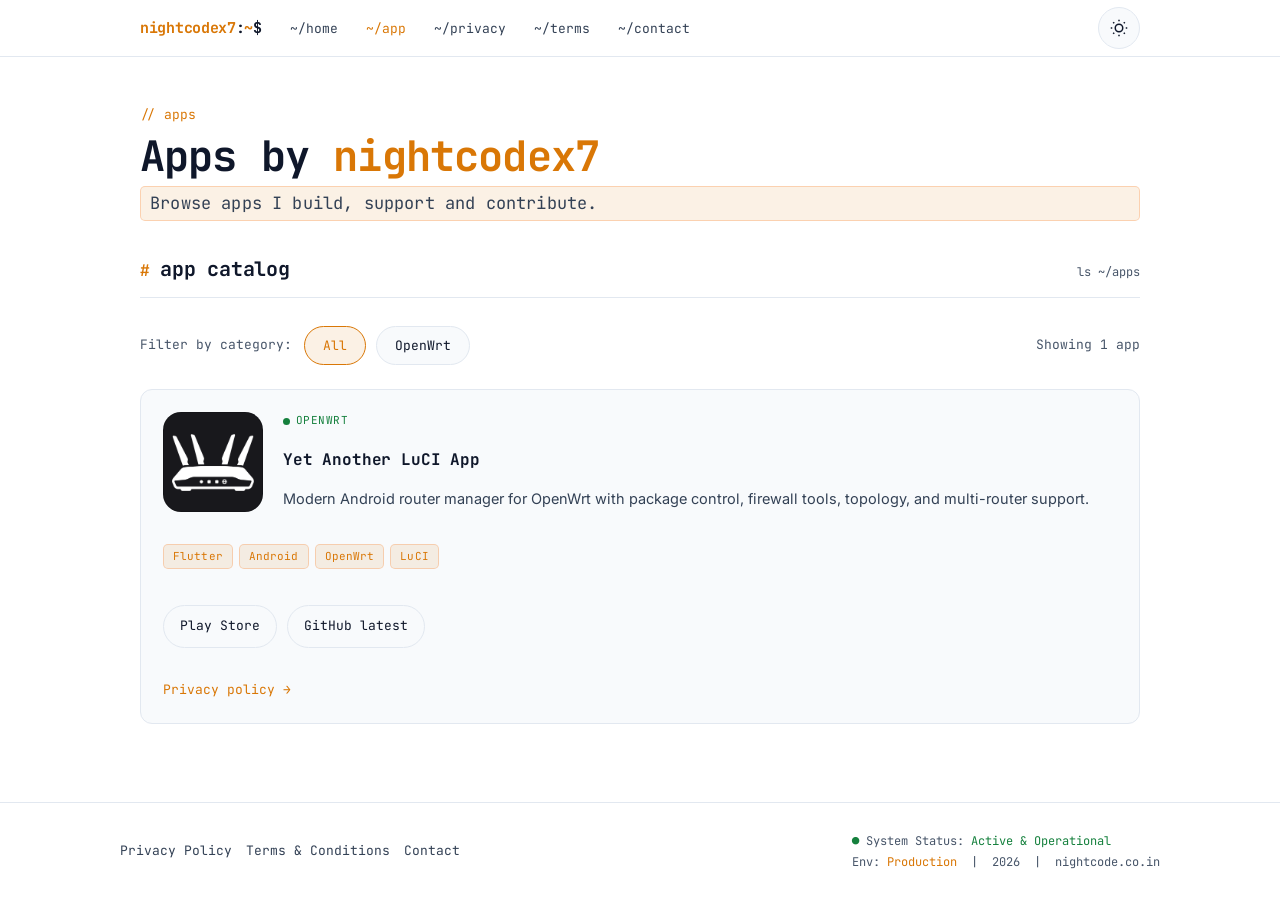
<file: app.html>
<!DOCTYPE html>
<html lang="en">

<head>
  <meta charset="UTF-8">
  <meta name="viewport" content="width=device-width, initial-scale=1.0">

  <!-- Google Tag Manager -->
  <script>(function (w, d, s, l, i) {
      w[l] = w[l] || []; w[l].push({
        'gtm.start':
          new Date().getTime(), event: 'gtm.js'
      }); var f = d.getElementsByTagName(s)[0],
        j = d.createElement(s), dl = l != 'dataLayer' ? '&l=' + l : ''; j.async = true; j.src =
          'https://www.googletagmanager.com/gtm.js?id=' + i + dl; f.parentNode.insertBefore(j, f);
    })(window, document, 'script', 'dataLayer', 'GTM-NWBNMKMR');</script>
  <!-- End Google Tag Manager -->

  <title>Android apps by nightcodex7 — nightcode.co.in</title>
  <meta name="description"
    content="Explore Android apps built by nightcodex7, spanning OpenWrt network utilities, tools, and mobile software releases.">
  <meta name="keywords" content="nightcodex7, Android apps, app catalog, OpenWrt, LuCI, tools, utilities">
  <meta name="robots" content="index, follow, max-image-preview:large, max-snippet:-1, max-video-preview:-1">
  <link rel="canonical" href="https://nightcode.co.in/app.html">

  <!-- Performance & Resource Hints -->
  <link rel="preconnect" href="https://www.googletagmanager.com">
  <link rel="dns-prefetch" href="https://www.googletagmanager.com">
  <link rel="preconnect" href="https://fonts.googleapis.com">
  <link rel="preconnect" href="https://fonts.gstatic.com" crossorigin>
  <link href="https://fonts.googleapis.com/css2?family=Inter:wght@400;500;600;700&family=JetBrains+Mono:wght@400;500;600;700&display=swap" rel="stylesheet">
  <link rel="preload" as="image" href="assets/images/app_logo_router_clean.png" fetchpriority="high">

  <!-- Open Graph / Facebook -->
  <meta property="og:site_name" content="nightcode.co.in">
  <meta property="og:locale" content="en_US">
  <meta property="og:title" content="Apps by nightcodex7 — nightcode.co.in">
  <meta property="og:description"
    content="Explore Android apps built by nightcodex7, including current releases and future app categories.">
  <meta property="og:url" content="https://nightcode.co.in/app.html">
  <meta property="og:type" content="website">
  <meta property="og:image"
    content="https://raw.githubusercontent.com/nightcodex7/yet-another-luci-app/main/assets/images/app_logo_router_clean.png">

  <!-- Twitter Card -->
  <meta name="twitter:card" content="summary_large_image">
  <meta name="twitter:site" content="@nightcode_x">
  <meta name="twitter:creator" content="@nightcode_x">
  <meta name="twitter:title" content="Apps by nightcodex7 — nightcode.co.in">
  <meta name="twitter:description"
    content="Explore Android apps built by nightcodex7, including current releases and future app categories.">
  <meta name="twitter:image"
    content="https://raw.githubusercontent.com/nightcodex7/yet-another-luci-app/main/assets/images/app_logo_router_clean.png">

  <link rel="icon" type="image/svg+xml" href="assets/favicon.svg">
  <link rel="icon" type="image/svg+xml" sizes="16x16" href="assets/favicon-16x16.svg">
  <link rel="icon" type="image/svg+xml" sizes="32x32" href="assets/favicon-32x32.svg">
  <link rel="apple-touch-icon" href="assets/apple-touch-icon.svg">
  <script>
    (function () {
      var prefersDark = window.matchMedia && window.matchMedia('(prefers-color-scheme: dark)').matches;
      var storedTheme = localStorage.getItem('theme');
      var theme = storedTheme || (prefersDark ? 'dark' : 'light');
      document.documentElement.setAttribute('data-theme', theme);
      var sunIcon = '<svg width="18" height="18" viewBox="0 0 24 24" fill="none" stroke="currentColor" stroke-width="2"><circle cx="12" cy="12" r="5"/><path d="M12 1v2M12 21v2M4.22 4.22l1.42 1.42M18.36 18.36l1.42 1.42M1 12h2M21 12h2M4.22 19.78l1.42-1.42M18.36 5.64l1.42-1.42"/></svg>';
      var moonIcon = '<svg width="18" height="18" viewBox="0 0 24 24" fill="none" stroke="currentColor" stroke-width="2"><path d="M21 12.79A9 9 0 1 1 11.21 3 7 7 0 0 0 21 12.79z"/></svg>';
      document.addEventListener('DOMContentLoaded', function () {
        var toggle = document.getElementById('themeToggle');
        if (!toggle) return;
        toggle.innerHTML = theme === 'dark' ? moonIcon : sunIcon;
        toggle.addEventListener('click', function () {
          var nextTheme = document.documentElement.getAttribute('data-theme') === 'dark' ? 'light' : 'dark';
          document.documentElement.setAttribute('data-theme', nextTheme);
          localStorage.setItem('theme', nextTheme);
          toggle.innerHTML = nextTheme === 'dark' ? moonIcon : sunIcon;
        });
      });
      var mq = window.matchMedia && window.matchMedia('(prefers-color-scheme: dark)');
      if (mq && mq.addEventListener) mq.addEventListener('change', function (e) {
        if (localStorage.getItem('theme')) return;
        var t = e.matches ? 'dark' : 'light';
        document.documentElement.setAttribute('data-theme', t);
        var toggle = document.getElementById('themeToggle');
        if (toggle) toggle.innerHTML = t === 'dark' ? moonIcon : sunIcon;
      });
    })();
  </script>
  <link rel="stylesheet" href="styles.css">
  <script type="application/ld+json">
  [
    {
      "@context": "https://schema.org",
      "@type": "CollectionPage",
      "url": "https://nightcode.co.in/app.html",
      "name": "Apps by nightcodex7",
      "description": "Discover Android apps by nightcodex7, including Yet Another LuCI App for OpenWrt.",
      "breadcrumb": {
        "@type": "BreadcrumbList",
        "itemListElement": [
          {
            "@type": "ListItem",
            "position": 1,
            "name": "Home",
            "item": "https://nightcode.co.in/"
          },
          {
            "@type": "ListItem",
            "position": 2,
            "name": "Apps",
            "item": "https://nightcode.co.in/app.html"
          }
        ]
      }
    }
  ]
  </script>
</head>

<body>
  <!-- Google Tag Manager (noscript) -->
  <noscript><iframe src="https://www.googletagmanager.com/ns.html?id=GTM-NWBNMKMR" height="0" width="0"
      style="display:none;visibility:hidden"></iframe></noscript>
  <!-- End Google Tag Manager (noscript) -->
  <nav class="nav">
    <div class="nav-inner">
      <a href="app.html" class="nav-brand"><span class="prompt">nightcodex7</span>:<span class="cursor">~</span>$</a>
      <button class="theme-toggle" id="themeToggle" type="button" aria-label="Toggle dark and light mode"
        title="Toggle theme">☀</button>
      <button class="nav-toggle" aria-label="Toggle menu" aria-expanded="false">
        <svg width="18" height="18" viewBox="0 0 24 24" fill="none" stroke="currentColor" stroke-width="2" aria-hidden="true"><line x1="3" y1="6" x2="21" y2="6"/><line x1="3" y1="12" x2="21" y2="12"/><line x1="3" y1="18" x2="21" y2="18"/></svg>
      </button>
      <ul class="nav-links" id="navLinks">
        <li><a href="app.html">~/home</a></li>
        <li><a href="app.html" class="active">~/app</a></li>
        <li><a href="privacy-policy.html">~/privacy</a></li>
        <li><a href="terms.html">~/terms</a></li>
        <li><a href="contact.html">~/contact</a></li>
      </ul>
    </div>
  </nav>

  <main>
    <section class="app-hero">
      <div class="eyebrow">// apps</div>
      <h1>Apps by <span style="color:var(--accent);">nightcodex7</span></h1>
      <p class="tag">Browse apps I build, support and contribute.</p>
    </section>

    <section>
      <div class="section-head">
        <span class="hash">#</span>
        <h2>app catalog</h2>
        <span class="meta">ls ~/apps</span>
      </div>

      <div class="filter-row">
        <div class="filter-label">Filter by category:</div>
        <div class="filter-buttons" role="tablist" aria-label="App categories">
          <button class="filter-btn active" data-filter="all" type="button">All</button>
          <button class="filter-btn" data-filter="openwrt" type="button">OpenWrt</button>
        </div>
        <div class="filter-summary" id="filterSummary">Showing 1 app</div>
      </div>

      <div class="apps-grid" id="appsGrid">
        <article class="card app-card app-item clickable" data-category="openwrt"
          data-link="yet-another-luci-app-openwrt.html">
          <div class="app-preview">
            <img src="assets/images/app_logo_router_clean.png" alt="Yet Another LuCI App icon" width="100" height="70"
              decoding="async" fetchpriority="high">
            <div class="app-preview-content">
              <span class="status active"><span class="dot"></span>OpenWrt</span>
              <h3>Yet Another LuCI App</h3>
              <p>Modern Android router manager for OpenWrt with package control, firewall tools, topology, and
                multi-router support.</p>
            </div>
          </div>

          <div class="tags"><span class="tag">Flutter</span><span class="tag">Android</span><span class="tag">OpenWrt</span><span class="tag">LuCI</span></div>

          <div class="download-actions">
            <a href="https://play.google.com/store/apps/details?id=com.nightcode.luci&amp;referrer=utm_source%3Dnightcode.co.in%26utm_medium%3Dwebsite%26utm_campaign%3Dapp_catalog" target="_blank"
              rel="noopener">Play Store</a>
            <a href="https://github.com/nightcodex7/yet-another-luci-app/releases" target="_blank" rel="noopener">GitHub
              latest</a>
          </div>

          <div class="card-links">
            <a href="privacy-policy.html">Privacy policy →</a>
          </div>
        </article>
      </div>
    </section>
  </main>

  <footer>
    <div class="foot-inner">
      <div class="foot-links">
        <a href="privacy-policy.html">Privacy Policy</a>
        <a href="terms.html">Terms &amp; Conditions</a>
        <a href="contact.html">Contact</a>
      </div>
      <div class="foot-status">
        <div><span class="ok">●</span> System Status: <span class="ok">Active &amp; Operational</span></div>
        <div>Env: <span class="accent">Production</span> &nbsp;|&nbsp; <span id="year">2026</span> &nbsp;|&nbsp;
          nightcode.co.in</div>
      </div>
    </div>
  </footer>

  <script>
    (function () {
      var t = document.querySelector('.nav-toggle');
      var l = document.getElementById('navLinks');
      if (t && l) t.addEventListener('click', function () {
        var open = l.classList.toggle('open');
        t.setAttribute('aria-expanded', open ? 'true' : 'false');
      });
      var y = document.getElementById('year');
      if (y) y.textContent = new Date().getFullYear();

      var filterButtons = document.querySelectorAll('.filter-btn');
      var appItems = document.querySelectorAll('.app-item');
      var summary = document.getElementById('filterSummary');

      function updateSummary(count, category) {
        summary.textContent = category === 'all'
          ? 'Showing ' + count + ' app' + (count === 1 ? '' : 's')
          : 'Showing ' + count + ' ' + category + ' app' + (count === 1 ? '' : 's');
      }

      function filterApps(category) {
        var visibleCount = 0;
        appItems.forEach(function (item) {
          var itemCategory = item.getAttribute('data-category');
          var visible = category === 'all' || itemCategory === category;
          item.classList.toggle('hidden', !visible);
          if (visible) visibleCount += 1;
        });
        updateSummary(visibleCount, category);
      }

      filterButtons.forEach(function (button) {
        button.addEventListener('click', function () {
          filterButtons.forEach(function (btn) { btn.classList.remove('active'); });
          button.classList.add('active');
          filterApps(button.getAttribute('data-filter'));
        });
      });

      var clickableCards = document.querySelectorAll('.clickable');
      clickableCards.forEach(function (card) {
        card.addEventListener('click', function (event) {
          if (!event.target.closest('a')) {
            var link = card.getAttribute('data-link');
            if (link) {
              window.location.href = link;
            }
          }
        });
      });

      if (filterButtons.length) {
        filterApps('all');
      }
    })();
  </script>
</body>

</html>
</file>
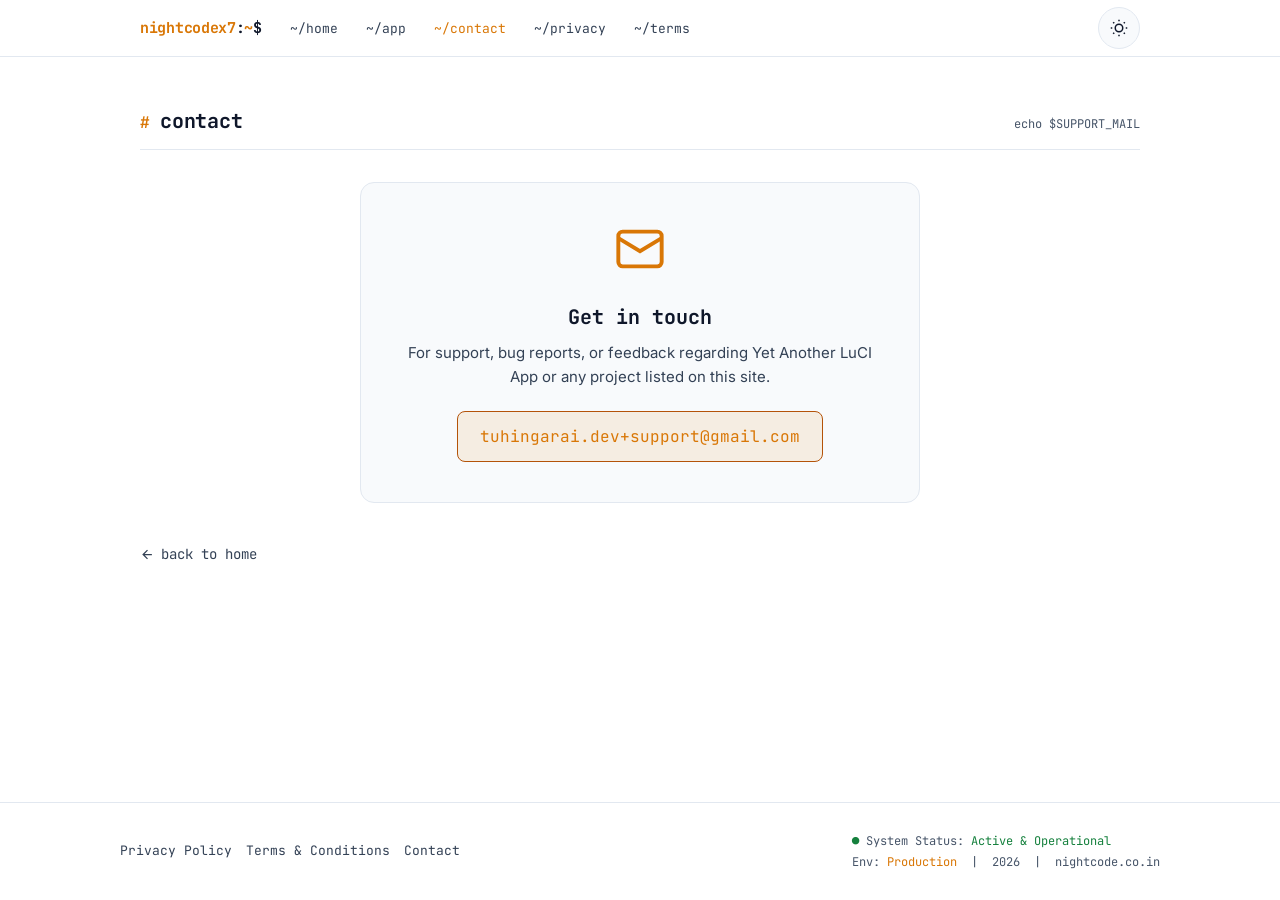
<file: contact.html>
<!DOCTYPE html>
<html lang="en">
<head>
  <meta charset="UTF-8">
  <meta name="viewport" content="width=device-width, initial-scale=1.0">

  <!-- Google Tag Manager -->
  <script>(function(w,d,s,l,i){w[l]=w[l]||[];w[l].push({'gtm.start':
  new Date().getTime(),event:'gtm.js'});var f=d.getElementsByTagName(s)[0],
  j=d.createElement(s),dl=l!='dataLayer'?'&l='+l:'';j.async=true;j.src=
  'https://www.googletagmanager.com/gtm.js?id='+i+dl;f.parentNode.insertBefore(j,f);
  })(window,document,'script','dataLayer','GTM-NWBNMKMR');</script>
  <!-- End Google Tag Manager -->

  <title>Contact — nightcode.co.in</title>
  <meta name="description" content="Contact Tuhin Garai for support, bug reports, or feedback regarding Yet Another LuCI App and nightcode.co.in.">
  <meta name="keywords" content="contact, support, Tuhin Garai, nightcodex7, Yet Another LuCI App, OpenWrt help">
  <meta name="robots" content="index, follow, max-image-preview:large, max-snippet:-1, max-video-preview:-1">
  <link rel="canonical" href="https://nightcode.co.in/contact.html">

  <!-- Performance & Resource Hints -->
  <link rel="preconnect" href="https://www.googletagmanager.com">
  <link rel="dns-prefetch" href="https://www.googletagmanager.com">
  <link rel="preconnect" href="https://fonts.googleapis.com">
  <link rel="preconnect" href="https://fonts.gstatic.com" crossorigin>
  <link href="https://fonts.googleapis.com/css2?family=Inter:wght@400;500;600;700&family=JetBrains+Mono:wght@400;500;600;700&display=swap" rel="stylesheet">

  <!-- Open Graph / Facebook -->
  <meta property="og:site_name" content="nightcode.co.in">
  <meta property="og:locale" content="en_US">
  <meta property="og:title" content="Contact — nightcode.co.in">
  <meta property="og:description" content="Contact Tuhin Garai for support, bug reports, or feedback regarding Yet Another LuCI App and nightcode.co.in.">
  <meta property="og:url" content="https://nightcode.co.in/contact.html">
  <meta property="og:type" content="website">
  <meta property="og:image" content="https://raw.githubusercontent.com/nightcodex7/yet-another-luci-app/main/assets/images/app_logo_router_clean.png">

  <!-- Twitter Card -->
  <meta name="twitter:card" content="summary_large_image">
  <meta name="twitter:site" content="@nightcode_x">
  <meta name="twitter:creator" content="@nightcode_x">
  <meta name="twitter:title" content="Contact — nightcode.co.in">
  <meta name="twitter:description" content="Contact Tuhin Garai for support, bug reports, or feedback regarding Yet Another LuCI App and nightcode.co.in.">
  <meta name="twitter:image" content="https://raw.githubusercontent.com/nightcodex7/yet-another-luci-app/main/assets/images/app_logo_router_clean.png">

  <link rel="icon" type="image/svg+xml" href="assets/favicon.svg">
  <link rel="icon" type="image/svg+xml" sizes="16x16" href="assets/favicon-16x16.svg">
  <link rel="icon" type="image/svg+xml" sizes="32x32" href="assets/favicon-32x32.svg">
  <link rel="apple-touch-icon" href="assets/apple-touch-icon.svg">
  <script>
  (function(){
    var prefersDark = window.matchMedia && window.matchMedia('(prefers-color-scheme: dark)').matches;
    var storedTheme = localStorage.getItem('theme');
    var theme = storedTheme || (prefersDark ? 'dark' : 'light');
    document.documentElement.setAttribute('data-theme', theme);
    var sunIcon = '<svg width="18" height="18" viewBox="0 0 24 24" fill="none" stroke="currentColor" stroke-width="2"><circle cx="12" cy="12" r="5"/><path d="M12 1v2M12 21v2M4.22 4.22l1.42 1.42M18.36 18.36l1.42 1.42M1 12h2M21 12h2M4.22 19.78l1.42-1.42M18.36 5.64l1.42-1.42"/></svg>';
    var moonIcon = '<svg width="18" height="18" viewBox="0 0 24 24" fill="none" stroke="currentColor" stroke-width="2"><path d="M21 12.79A9 9 0 1 1 11.21 3 7 7 0 0 0 21 12.79z"/></svg>';
    document.addEventListener('DOMContentLoaded', function(){
      var toggle = document.getElementById('themeToggle');
      if (!toggle) return;
      toggle.innerHTML = theme === 'dark' ? moonIcon : sunIcon;
      toggle.addEventListener('click', function(){
        var nextTheme = document.documentElement.getAttribute('data-theme') === 'dark' ? 'light' : 'dark';
        document.documentElement.setAttribute('data-theme', nextTheme);
        localStorage.setItem('theme', nextTheme);
        toggle.innerHTML = nextTheme === 'dark' ? moonIcon : sunIcon;
      });
    });
    var mq = window.matchMedia && window.matchMedia('(prefers-color-scheme: dark)');
    if (mq && mq.addEventListener) mq.addEventListener('change', function(e){
      if (localStorage.getItem('theme')) return;
      var t = e.matches ? 'dark' : 'light';
      document.documentElement.setAttribute('data-theme', t);
      var toggle = document.getElementById('themeToggle');
      if (toggle) toggle.innerHTML = t === 'dark' ? moonIcon : sunIcon;
    });
  })();
  </script>
  <link rel="stylesheet" href="styles.css">
  <script type="application/ld+json">
  [
    {
      "@context": "https://schema.org",
      "@type": "ContactPage",
      "url": "https://nightcode.co.in/contact.html",
      "name": "Contact — nightcode.co.in",
      "description": "Contact Tuhin Garai for support, bug reports, or feedback regarding Yet Another LuCI App and nightcode.co.in.",
      "mainEntity": {
        "@type": "Person",
        "name": "Tuhin Garai",
        "email": "tuhingarai.dev+support@gmail.com"
      }
    }
  ]
  </script>
</head>

<body>
  <!-- Google Tag Manager (noscript) -->
  <noscript><iframe src="https://www.googletagmanager.com/ns.html?id=GTM-NWBNMKMR"
  height="0" width="0" style="display:none;visibility:hidden"></iframe></noscript>
  <!-- End Google Tag Manager (noscript) -->

  <nav class="nav">
    <div class="nav-inner">
      <a href="app.html" class="nav-brand"><span class="prompt">nightcodex7</span>:<span class="cursor">~</span>$</a>
      <button class="theme-toggle" id="themeToggle" type="button" aria-label="Toggle dark and light mode" title="Toggle theme">☀</button>
      <button class="nav-toggle" aria-label="Toggle menu" aria-expanded="false">
        <svg width="18" height="18" viewBox="0 0 24 24" fill="none" stroke="currentColor" stroke-width="2" aria-hidden="true"><line x1="3" y1="6" x2="21" y2="6"/><line x1="3" y1="12" x2="21" y2="12"/><line x1="3" y1="18" x2="21" y2="18"/></svg>
      </button>
    <ul class="nav-links" id="navLinks">
      <li><a href="app.html">~/home</a></li>
      <li><a href="app.html">~/app</a></li>
      <li><a href="contact.html" class="active">~/contact</a></li>
      <li><a href="privacy-policy.html">~/privacy</a></li>
      <li><a href="terms.html">~/terms</a></li>
    </ul>
  </div>
</nav>

<main>
  <section>
    <div class="section-head"><span class="hash">#</span><h2>contact</h2><span class="meta">echo $SUPPORT_MAIL</span></div>
    <div class="contact-card">
      <svg class="icon" viewBox="0 0 24 24" fill="none" stroke="currentColor" stroke-width="1.8"><rect x="2" y="4" width="20" height="16" rx="2"/><path d="m22 7-10 6L2 7"/></svg>
      <h2>Get in touch</h2>
      <p>For support, bug reports, or feedback regarding Yet Another LuCI App or any project listed on this site.</p>
      <a class="mail" href="mailto:tuhingarai.dev+support@gmail.com">tuhingarai.dev+support@gmail.com</a>
    </div>

    <a href="app.html" class="back-link">
      <svg viewBox="0 0 24 24" fill="none" stroke="currentColor" stroke-width="2"><path d="M19 12H5M12 19l-7-7 7-7"/></svg>
      back to home
    </a>
  </section>
</main>

<footer>
  <div class="foot-inner">
    <div class="foot-links">
      <a href="privacy-policy.html">Privacy Policy</a>
      <a href="terms.html">Terms &amp; Conditions</a>
      <a href="contact.html">Contact</a>
    </div>
    <div class="foot-status">
      <div><span class="ok">●</span> System Status: <span class="ok">Active &amp; Operational</span></div>
      <div>Env: <span class="accent">Production</span> &nbsp;|&nbsp; <span id="year">2026</span> &nbsp;|&nbsp; nightcode.co.in</div>
    </div>
  </div>
</footer>

<script>
  (function () {
    var t = document.querySelector('.nav-toggle');
    var l = document.getElementById('navLinks');
    if (t && l) t.addEventListener('click', function () {
      var open = l.classList.toggle('open');
      t.setAttribute('aria-expanded', open ? 'true' : 'false');
    });
    var y = document.getElementById('year');
    if (y) y.textContent = new Date().getFullYear();
  })();
</script>
</body>
</html>
</file>
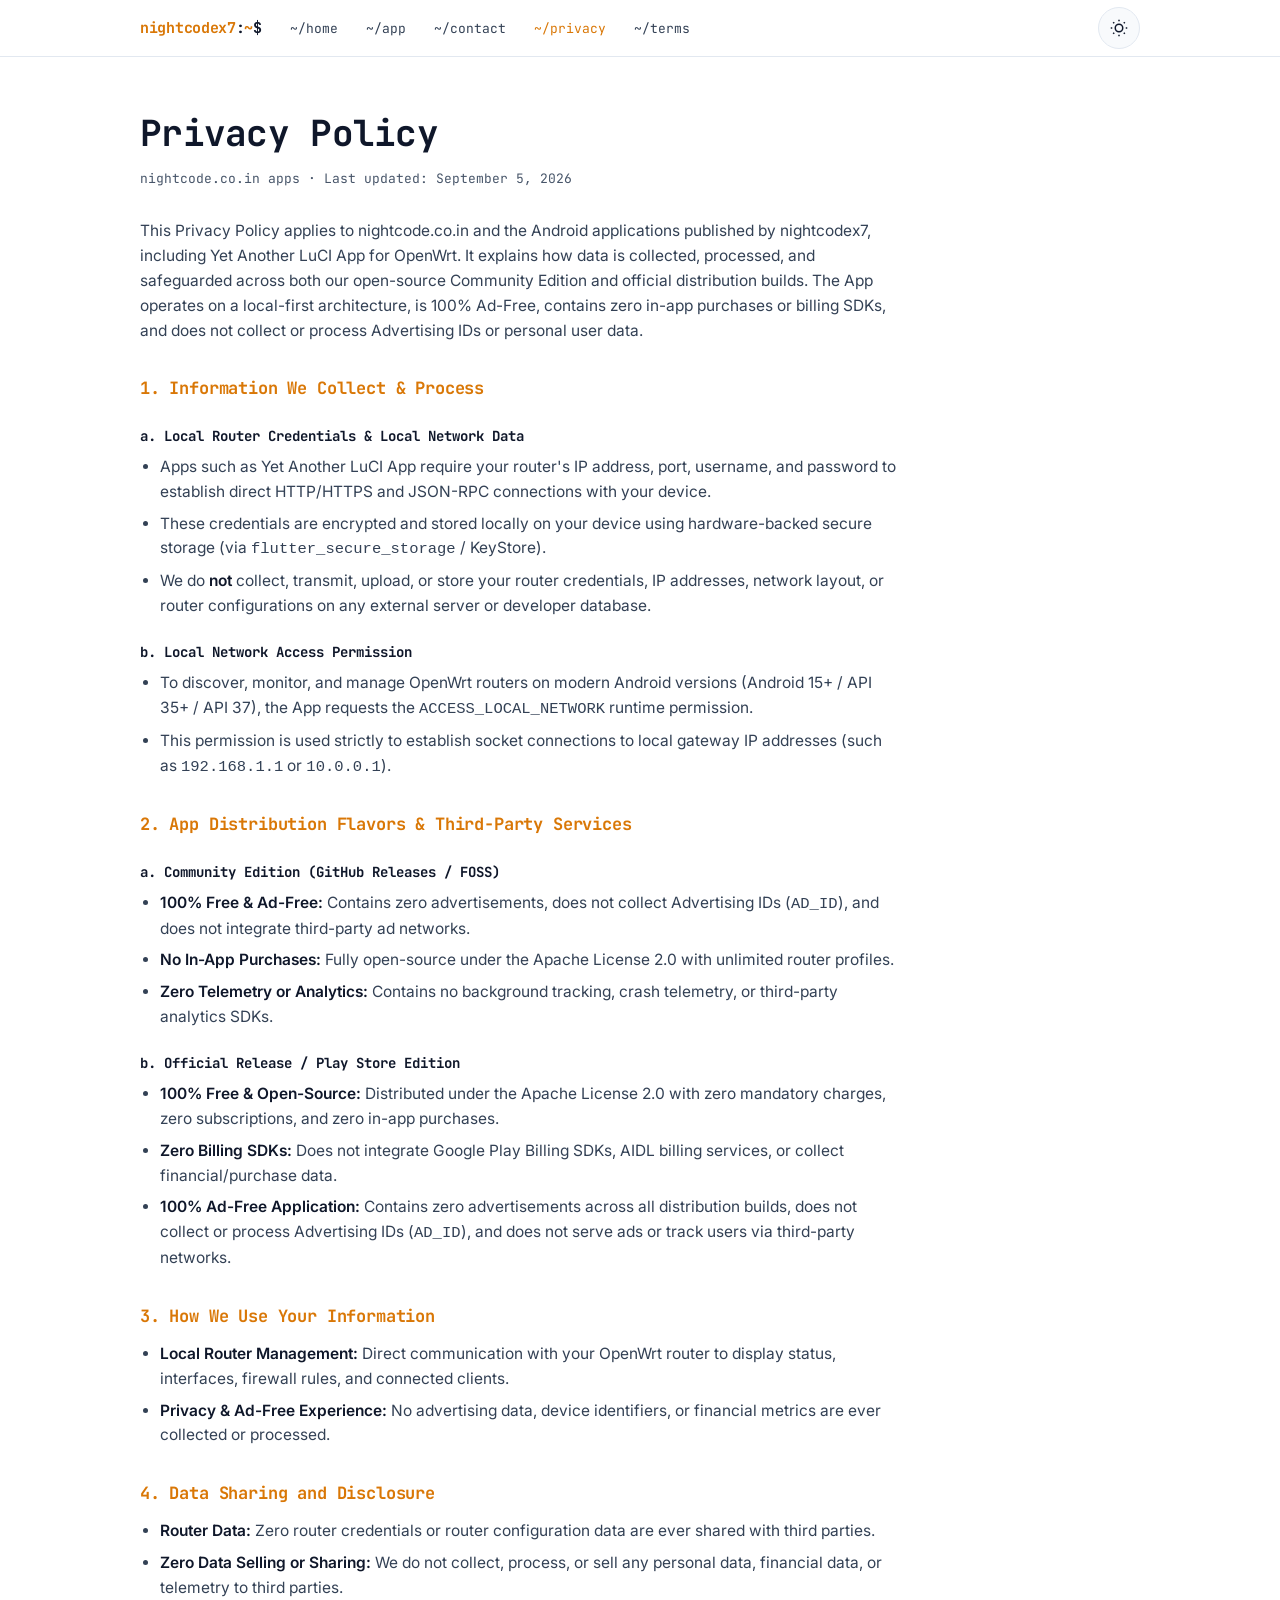
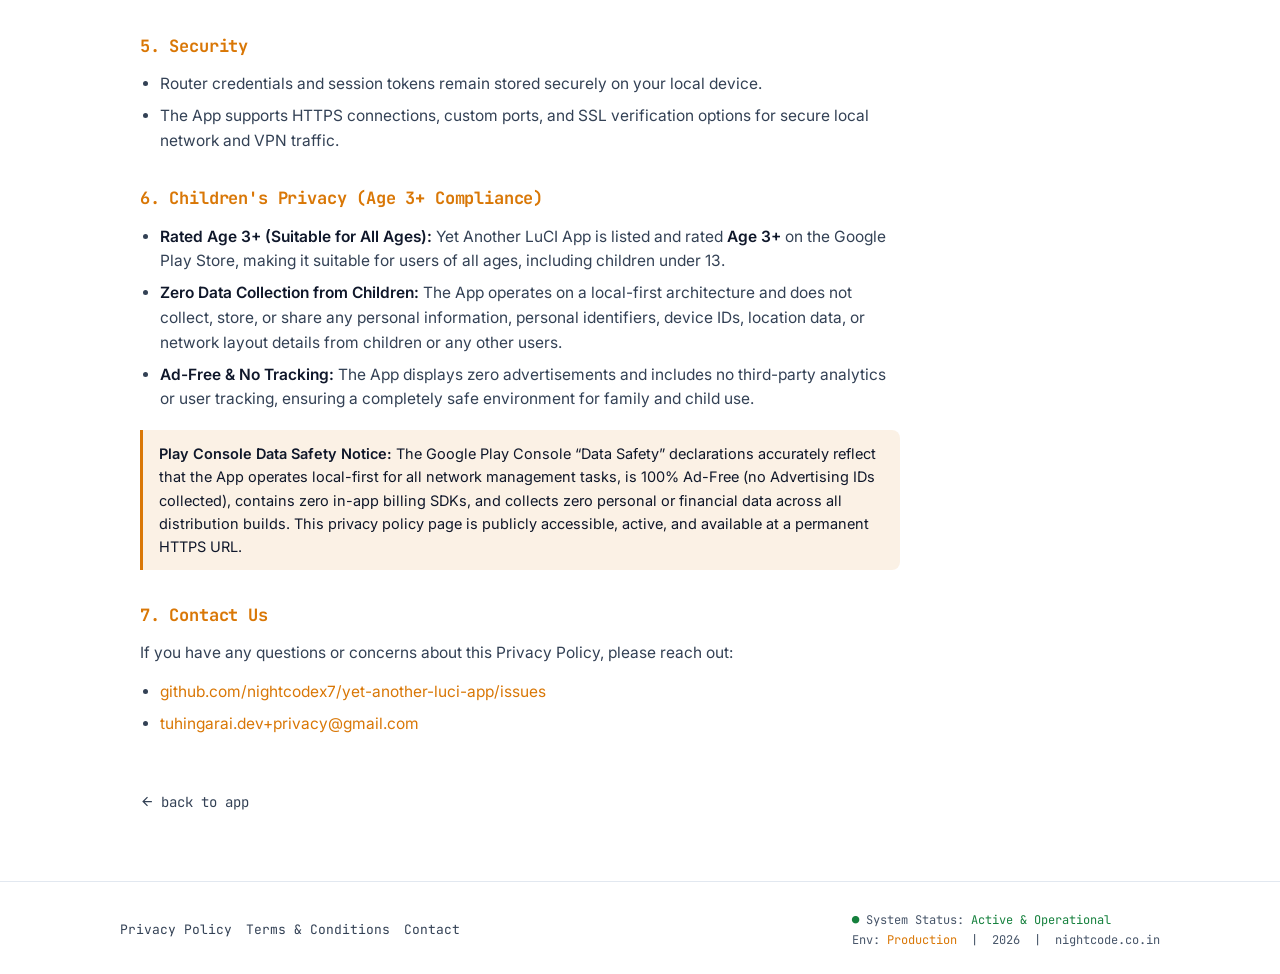
<file: privacy-policy.html>
<!DOCTYPE html>
<html lang="en">
<head>
  <meta charset="UTF-8">
  <meta name="viewport" content="width=device-width, initial-scale=1.0">

  <!-- Google Tag Manager -->
  <script>(function(w,d,s,l,i){w[l]=w[l]||[];w[l].push({'gtm.start':
  new Date().getTime(),event:'gtm.js'});var f=d.getElementsByTagName(s)[0],
  j=d.createElement(s),dl=l!='dataLayer'?'&l='+l:'';j.async=true;j.src=
  'https://www.googletagmanager.com/gtm.js?id='+i+dl;f.parentNode.insertBefore(j,f);
  })(window,document,'script','dataLayer','GTM-NWBNMKMR');</script>
  <!-- End Google Tag Manager -->

  <title>Privacy Policy — nightcode.co.in</title>
  <meta name="description" content="Privacy Policy for nightcode.co.in and Android apps by nightcodex7, including Yet Another LuCI App and future apps.">
  <meta name="keywords" content="Privacy Policy, nightcodex7, Yet Another LuCI App, OpenWrt, Age 3+, Ad-Free, Google Play Billing">
  <meta name="robots" content="index, follow, max-image-preview:large, max-snippet:-1, max-video-preview:-1">
  <link rel="canonical" href="https://nightcode.co.in/privacy-policy.html">

  <!-- Performance & Resource Hints -->
  <link rel="preconnect" href="https://www.googletagmanager.com">
  <link rel="dns-prefetch" href="https://www.googletagmanager.com">
  <link rel="preconnect" href="https://fonts.googleapis.com">
  <link rel="preconnect" href="https://fonts.gstatic.com" crossorigin>
  <link href="https://fonts.googleapis.com/css2?family=Inter:wght@400;500;600;700&family=JetBrains+Mono:wght@400;500;600;700&display=swap" rel="stylesheet">

  <!-- Open Graph / Facebook -->
  <meta property="og:site_name" content="nightcode.co.in">
  <meta property="og:locale" content="en_US">
  <meta property="og:title" content="Privacy Policy — nightcode.co.in">
  <meta property="og:description" content="Privacy Policy for nightcode.co.in and Android apps by nightcodex7, including Yet Another LuCI App.">
  <meta property="og:url" content="https://nightcode.co.in/privacy-policy.html">
  <meta property="og:type" content="website">
  <meta property="og:image" content="https://raw.githubusercontent.com/nightcodex7/yet-another-luci-app/main/assets/images/app_logo_router_clean.png">

  <!-- Twitter Card -->
  <meta name="twitter:card" content="summary_large_image">
  <meta name="twitter:site" content="@nightcode_x">
  <meta name="twitter:creator" content="@nightcode_x">
  <meta name="twitter:title" content="Privacy Policy — nightcode.co.in">
  <meta name="twitter:description" content="Privacy Policy for nightcode.co.in and Android apps by nightcodex7, including Yet Another LuCI App.">
  <meta name="twitter:image" content="https://raw.githubusercontent.com/nightcodex7/yet-another-luci-app/main/assets/images/app_logo_router_clean.png">

  <link rel="icon" type="image/svg+xml" href="assets/favicon.svg">
  <link rel="icon" type="image/svg+xml" sizes="16x16" href="assets/favicon-16x16.svg">
  <link rel="icon" type="image/svg+xml" sizes="32x32" href="assets/favicon-32x32.svg">
  <link rel="apple-touch-icon" href="assets/apple-touch-icon.svg">
  <script>
  (function(){
    var prefersDark = window.matchMedia && window.matchMedia('(prefers-color-scheme: dark)').matches;
    var storedTheme = localStorage.getItem('theme');
    var theme = storedTheme || (prefersDark ? 'dark' : 'light');
    document.documentElement.setAttribute('data-theme', theme);
    var sunIcon = '<svg width="18" height="18" viewBox="0 0 24 24" fill="none" stroke="currentColor" stroke-width="2"><circle cx="12" cy="12" r="5"/><path d="M12 1v2M12 21v2M4.22 4.22l1.42 1.42M18.36 18.36l1.42 1.42M1 12h2M21 12h2M4.22 19.78l1.42-1.42M18.36 5.64l1.42-1.42"/></svg>';
    var moonIcon = '<svg width="18" height="18" viewBox="0 0 24 24" fill="none" stroke="currentColor" stroke-width="2"><path d="M21 12.79A9 9 0 1 1 11.21 3 7 7 0 0 0 21 12.79z"/></svg>';
    document.addEventListener('DOMContentLoaded', function(){
      var toggle = document.getElementById('themeToggle');
      if (!toggle) return;
      toggle.innerHTML = theme === 'dark' ? moonIcon : sunIcon;
      toggle.addEventListener('click', function(){
        var nextTheme = document.documentElement.getAttribute('data-theme') === 'dark' ? 'light' : 'dark';
        document.documentElement.setAttribute('data-theme', nextTheme);
        localStorage.setItem('theme', nextTheme);
        toggle.innerHTML = nextTheme === 'dark' ? moonIcon : sunIcon;
      });
    });
    var mq = window.matchMedia && window.matchMedia('(prefers-color-scheme: dark)');
    if (mq && mq.addEventListener) mq.addEventListener('change', function(e){
      if (localStorage.getItem('theme')) return;
      var t = e.matches ? 'dark' : 'light';
      document.documentElement.setAttribute('data-theme', t);
      var toggle = document.getElementById('themeToggle');
      if (toggle) toggle.innerHTML = t === 'dark' ? moonIcon : sunIcon;
    });
  })();
  </script>
  <link rel="stylesheet" href="styles.css">
  <script type="application/ld+json">
  [
    {
      "@context": "https://schema.org",
      "@type": "WebPage",
      "url": "https://nightcode.co.in/privacy-policy.html",
      "name": "Privacy Policy — nightcode.co.in",
      "description": "Privacy Policy for nightcode.co.in and Android apps by nightcodex7, including Yet Another LuCI App and future apps."
    }
  ]
  </script>
</head>

<body>
  <!-- Google Tag Manager (noscript) -->
  <noscript><iframe src="https://www.googletagmanager.com/ns.html?id=GTM-NWBNMKMR"
  height="0" width="0" style="display:none;visibility:hidden"></iframe></noscript>
  <!-- End Google Tag Manager (noscript) -->

  <nav class="nav">
    <div class="nav-inner">
      <a href="app.html" class="nav-brand"><span class="prompt">nightcodex7</span>:<span class="cursor">~</span>$</a>
      <button class="theme-toggle" id="themeToggle" type="button" aria-label="Toggle dark and light mode" title="Toggle theme">☀</button>
      <button class="nav-toggle" aria-label="Toggle menu" aria-expanded="false">
        <svg width="18" height="18" viewBox="0 0 24 24" fill="none" stroke="currentColor" stroke-width="2" aria-hidden="true"><line x1="3" y1="6" x2="21" y2="6"/><line x1="3" y1="12" x2="21" y2="12"/><line x1="3" y1="18" x2="21" y2="18"/></svg>
      </button>
    <ul class="nav-links" id="navLinks">
      <li><a href="app.html">~/home</a></li>
      <li><a href="app.html">~/app</a></li>
      <li><a href="contact.html">~/contact</a></li>
      <li><a href="privacy-policy.html" class="active">~/privacy</a></li>
      <li><a href="terms.html">~/terms</a></li>
    </ul>
  </div>
</nav>

<main>
  <article class="prose">
    <h1>Privacy Policy</h1>
    <span class="updated">nightcode.co.in apps · Last updated: September 5, 2026</span>

    <p>This Privacy Policy applies to nightcode.co.in and the Android applications published by nightcodex7, including Yet Another LuCI App for OpenWrt. It explains how data is collected, processed, and safeguarded across both our open-source Community Edition and official distribution builds. The App operates on a local-first architecture, is 100% Ad-Free, contains zero in-app purchases or billing SDKs, and does not collect or process Advertising IDs or personal user data.</p>

    <h2>1. Information We Collect &amp; Process</h2>

    <h3>a. Local Router Credentials &amp; Local Network Data</h3>
    <ul>
      <li>Apps such as Yet Another LuCI App require your router's IP address, port, username, and password to establish direct HTTP/HTTPS and JSON-RPC connections with your device.</li>
      <li>These credentials are encrypted and stored locally on your device using hardware-backed secure storage (via <code>flutter_secure_storage</code> / KeyStore).</li>
      <li>We do <strong>not</strong> collect, transmit, upload, or store your router credentials, IP addresses, network layout, or router configurations on any external server or developer database.</li>
    </ul>

    <h3>b. Local Network Access Permission</h3>
    <ul>
      <li>To discover, monitor, and manage OpenWrt routers on modern Android versions (Android 15+ / API 35+ / API 37), the App requests the <code>ACCESS_LOCAL_NETWORK</code> runtime permission.</li>
      <li>This permission is used strictly to establish socket connections to local gateway IP addresses (such as <code>192.168.1.1</code> or <code>10.0.0.1</code>).</li>
    </ul>

    <h2>2. App Distribution Flavors &amp; Third-Party Services</h2>

    <h3>a. Community Edition (GitHub Releases / FOSS)</h3>
    <ul>
      <li><strong>100% Free &amp; Ad-Free:</strong> Contains zero advertisements, does not collect Advertising IDs (<code>AD_ID</code>), and does not integrate third-party ad networks.</li>
      <li><strong>No In-App Purchases:</strong> Fully open-source under the Apache License 2.0 with unlimited router profiles.</li>
      <li><strong>Zero Telemetry or Analytics:</strong> Contains no background tracking, crash telemetry, or third-party analytics SDKs.</li>
    </ul>

    <h3>b. Official Release / Play Store Edition</h3>
    <ul>
      <li><strong>100% Free &amp; Open-Source:</strong> Distributed under the Apache License 2.0 with zero mandatory charges, zero subscriptions, and zero in-app purchases.</li>
      <li><strong>Zero Billing SDKs:</strong> Does not integrate Google Play Billing SDKs, AIDL billing services, or collect financial/purchase data.</li>
      <li><strong>100% Ad-Free Application:</strong> Contains zero advertisements across all distribution builds, does not collect or process Advertising IDs (<code>AD_ID</code>), and does not serve ads or track users via third-party networks.</li>
    </ul>

    <h2>3. How We Use Your Information</h2>
    <ul>
      <li><strong>Local Router Management:</strong> Direct communication with your OpenWrt router to display status, interfaces, firewall rules, and connected clients.</li>
      <li><strong>Privacy &amp; Ad-Free Experience:</strong> No advertising data, device identifiers, or financial metrics are ever collected or processed.</li>
    </ul>

    <h2>4. Data Sharing and Disclosure</h2>
    <ul>
      <li><strong>Router Data:</strong> Zero router credentials or router configuration data are ever shared with third parties.</li>
      <li><strong>Zero Data Selling or Sharing:</strong> We do not collect, process, or sell any personal data, financial data, or telemetry to third parties.</li>
    </ul>

    <h2>5. Security</h2>
    <ul>
      <li>Router credentials and session tokens remain stored securely on your local device.</li>
      <li>The App supports HTTPS connections, custom ports, and SSL verification options for secure local network and VPN traffic.</li>
    </ul>

    <h2>6. Children's Privacy (Age 3+ Compliance)</h2>
    <ul>
      <li><strong>Rated Age 3+ (Suitable for All Ages):</strong> Yet Another LuCI App is listed and rated <strong>Age 3+</strong> on the Google Play Store, making it suitable for users of all ages, including children under 13.</li>
      <li><strong>Zero Data Collection from Children:</strong> The App operates on a local-first architecture and does not collect, store, or share any personal information, personal identifiers, device IDs, location data, or network layout details from children or any other users.</li>
      <li><strong>Ad-Free &amp; No Tracking:</strong> The App displays zero advertisements and includes no third-party analytics or user tracking, ensuring a completely safe environment for family and child use.</li>
    </ul>

    <div class="note">
      <strong>Play Console Data Safety Notice:</strong> The Google Play Console &ldquo;Data Safety&rdquo; declarations accurately reflect that the App operates local-first for all network management tasks, is 100% Ad-Free (no Advertising IDs collected), contains zero in-app billing SDKs, and collects zero personal or financial data across all distribution builds. This privacy policy page is publicly accessible, active, and available at a permanent HTTPS URL.
    </div>

    <h2>7. Contact Us</h2>
    <p>If you have any questions or concerns about this Privacy Policy, please reach out:</p>
    <ul>
      <li><a href="https://github.com/nightcodex7/yet-another-luci-app/issues" target="_blank" rel="noopener">github.com/nightcodex7/yet-another-luci-app/issues</a></li>
      <li><a href="mailto:tuhingarai.dev+privacy@gmail.com">tuhingarai.dev+privacy@gmail.com</a></li>
    </ul>

    <a href="app.html" class="back-link">
      <svg viewBox="0 0 24 24" fill="none" stroke="currentColor" stroke-width="2"><path d="M19 12H5M12 19l-7-7 7-7"/></svg>
      back to app
    </a>
  </article>
</main>

<footer>
  <div class="foot-inner">
    <div class="foot-links">
      <a href="privacy-policy.html">Privacy Policy</a>
      <a href="terms.html">Terms &amp; Conditions</a>
      <a href="contact.html">Contact</a>
    </div>
    <div class="foot-status">
      <div><span class="ok">●</span> System Status: <span class="ok">Active &amp; Operational</span></div>
      <div>Env: <span class="accent">Production</span> &nbsp;|&nbsp; <span id="year">2026</span> &nbsp;|&nbsp; nightcode.co.in</div>
    </div>
  </div>
</footer>

<script>
  (function () {
    var t = document.querySelector('.nav-toggle');
    var l = document.getElementById('navLinks');
    if (t && l) t.addEventListener('click', function () {
      var open = l.classList.toggle('open');
      t.setAttribute('aria-expanded', open ? 'true' : 'false');
    });
    var y = document.getElementById('year');
    if (y) y.textContent = new Date().getFullYear();
  })();
</script>
</body>
</html>
</file>
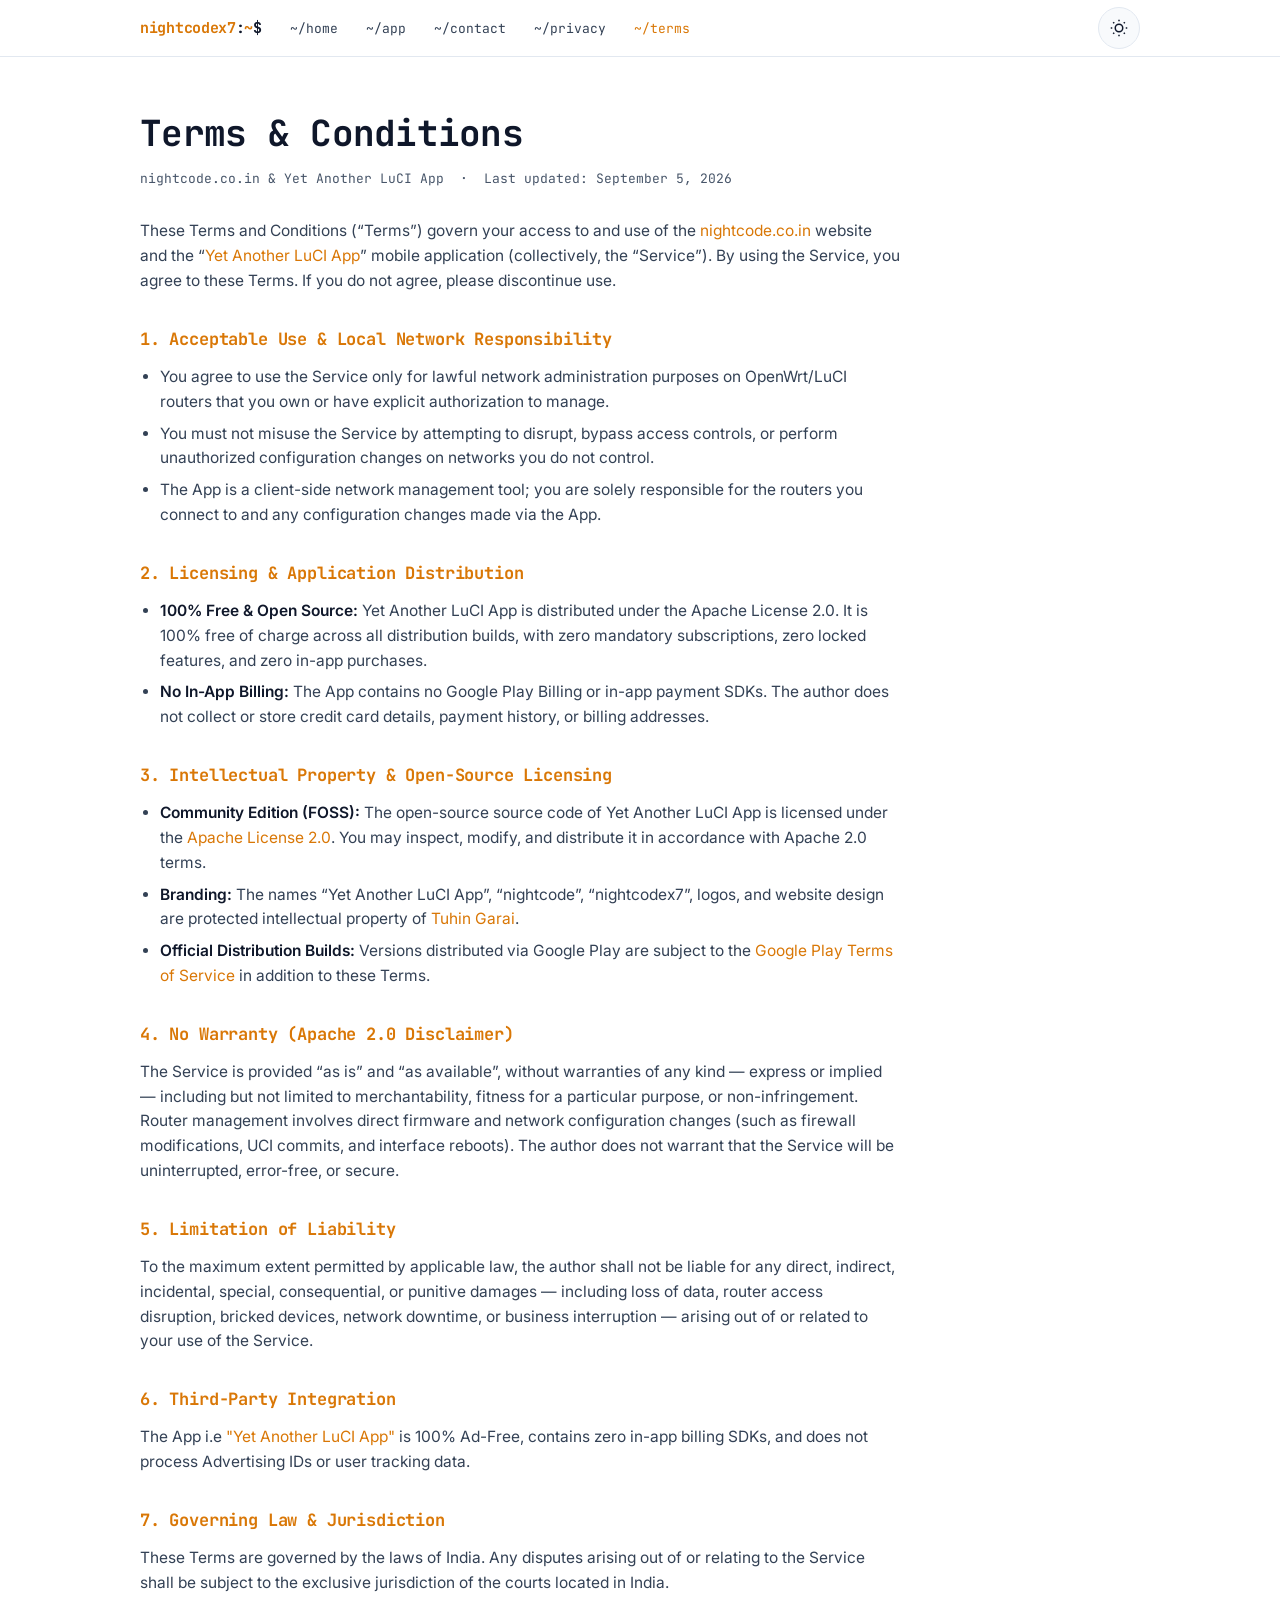
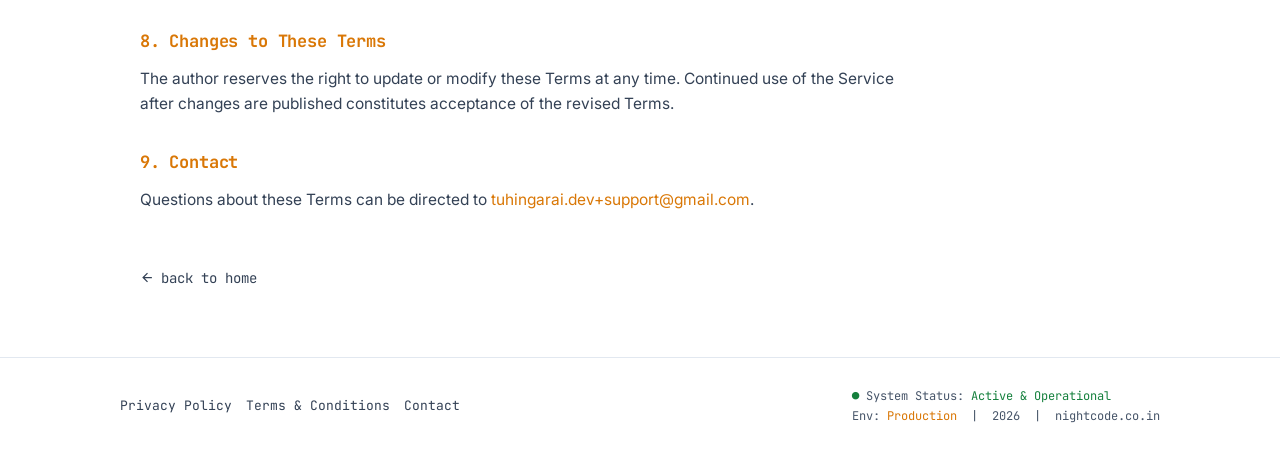
<file: terms.html>
<!DOCTYPE html>
<html lang="en">

<head>
  <meta charset="UTF-8">
  <meta name="viewport" content="width=device-width, initial-scale=1.0">

  <!-- Google Tag Manager -->
  <script>(function (w, d, s, l, i) {
      w[l] = w[l] || []; w[l].push({
        'gtm.start':
          new Date().getTime(), event: 'gtm.js'
      }); var f = d.getElementsByTagName(s)[0],
        j = d.createElement(s), dl = l != 'dataLayer' ? '&l=' + l : ''; j.async = true; j.src =
          'https://www.googletagmanager.com/gtm.js?id=' + i + dl; f.parentNode.insertBefore(j, f);
    })(window, document, 'script', 'dataLayer', 'GTM-NWBNMKMR');</script>
  <!-- End Google Tag Manager -->

  <title>Terms &amp; Conditions — nightcode.co.in</title>
  <meta name="description"
    content="Terms and Conditions for Yet Another LuCI App and the nightcode.co.in project site.">
  <meta name="keywords" content="Terms and Conditions, terms of service, nightcodex7, Yet Another LuCI App, OpenWrt">
  <meta name="robots" content="index, follow, max-image-preview:large, max-snippet:-1, max-video-preview:-1">
  <link rel="canonical" href="https://nightcode.co.in/terms.html">

  <!-- Performance & Resource Hints -->
  <link rel="preconnect" href="https://www.googletagmanager.com">
  <link rel="dns-prefetch" href="https://www.googletagmanager.com">
  <link rel="preconnect" href="https://fonts.googleapis.com">
  <link rel="preconnect" href="https://fonts.gstatic.com" crossorigin>
  <link href="https://fonts.googleapis.com/css2?family=Inter:wght@400;500;600;700&family=JetBrains+Mono:wght@400;500;600;700&display=swap" rel="stylesheet">

  <!-- Open Graph / Facebook -->
  <meta property="og:site_name" content="nightcode.co.in">
  <meta property="og:locale" content="en_US">
  <meta property="og:title" content="Terms &amp; Conditions — nightcode.co.in">
  <meta property="og:description"
    content="Terms and Conditions for Yet Another LuCI App and the nightcode.co.in project site.">
  <meta property="og:url" content="https://nightcode.co.in/terms.html">
  <meta property="og:type" content="website">
  <meta property="og:image"
    content="https://raw.githubusercontent.com/nightcodex7/yet-another-luci-app/main/assets/images/app_logo_router_clean.png">

  <!-- Twitter Card -->
  <meta name="twitter:card" content="summary_large_image">
  <meta name="twitter:site" content="@nightcode_x">
  <meta name="twitter:creator" content="@nightcode_x">
  <meta name="twitter:title" content="Terms &amp; Conditions — nightcode.co.in">
  <meta name="twitter:description"
    content="Terms and Conditions for Yet Another LuCI App and the nightcode.co.in project site.">
  <meta name="twitter:image"
    content="https://raw.githubusercontent.com/nightcodex7/yet-another-luci-app/main/assets/images/app_logo_router_clean.png">

  <link rel="icon" type="image/svg+xml" href="assets/favicon.svg">
  <link rel="icon" type="image/svg+xml" sizes="16x16" href="assets/favicon-16x16.svg">
  <link rel="icon" type="image/svg+xml" sizes="32x32" href="assets/favicon-32x32.svg">
  <link rel="apple-touch-icon" href="assets/apple-touch-icon.svg">
  <script>
    (function () {
      var prefersDark = window.matchMedia && window.matchMedia('(prefers-color-scheme: dark)').matches;
      var storedTheme = localStorage.getItem('theme');
      var theme = storedTheme || (prefersDark ? 'dark' : 'light');
      document.documentElement.setAttribute('data-theme', theme);
      var sunIcon = '<svg width="18" height="18" viewBox="0 0 24 24" fill="none" stroke="currentColor" stroke-width="2"><circle cx="12" cy="12" r="5"/><path d="M12 1v2M12 21v2M4.22 4.22l1.42 1.42M18.36 18.36l1.42 1.42M1 12h2M21 12h2M4.22 19.78l1.42-1.42M18.36 5.64l1.42-1.42"/></svg>';
      var moonIcon = '<svg width="18" height="18" viewBox="0 0 24 24" fill="none" stroke="currentColor" stroke-width="2"><path d="M21 12.79A9 9 0 1 1 11.21 3 7 7 0 0 0 21 12.79z"/></svg>';
      document.addEventListener('DOMContentLoaded', function () {
        var toggle = document.getElementById('themeToggle');
        if (!toggle) return;
        toggle.innerHTML = theme === 'dark' ? moonIcon : sunIcon;
        toggle.addEventListener('click', function () {
          var nextTheme = document.documentElement.getAttribute('data-theme') === 'dark' ? 'light' : 'dark';
          document.documentElement.setAttribute('data-theme', nextTheme);
          localStorage.setItem('theme', nextTheme);
          toggle.innerHTML = nextTheme === 'dark' ? moonIcon : sunIcon;
        });
      });
      var mq = window.matchMedia && window.matchMedia('(prefers-color-scheme: dark)');
      if (mq && mq.addEventListener) mq.addEventListener('change', function (e) {
        if (localStorage.getItem('theme')) return;
        var t = e.matches ? 'dark' : 'light';
        document.documentElement.setAttribute('data-theme', t);
        var toggle = document.getElementById('themeToggle');
        if (toggle) toggle.innerHTML = t === 'dark' ? moonIcon : sunIcon;
      });
    })();
  </script>
  <link rel="stylesheet" href="styles.css">
  <script type="application/ld+json">
  [
    {
      "@context": "https://schema.org",
      "@type": "WebPage",
      "url": "https://nightcode.co.in/terms.html",
      "name": "Terms & Conditions — nightcode.co.in",
      "description": "Terms and Conditions for Yet Another LuCI App and the nightcode.co.in project site."
    }
  ]
  </script>
</head>

<body>
  <!-- Google Tag Manager (noscript) -->
  <noscript><iframe src="https://www.googletagmanager.com/ns.html?id=GTM-NWBNMKMR" height="0" width="0"
      style="display:none;visibility:hidden"></iframe></noscript>
  <!-- End Google Tag Manager (noscript) -->

  <nav class="nav">
    <div class="nav-inner">
      <a href="app.html" class="nav-brand"><span class="prompt">nightcodex7</span>:<span class="cursor">~</span>$</a>
      <button class="theme-toggle" id="themeToggle" type="button" aria-label="Toggle dark and light mode"
        title="Toggle theme">☀</button>
      <button class="nav-toggle" aria-label="Toggle menu" aria-expanded="false">
        <svg width="18" height="18" viewBox="0 0 24 24" fill="none" stroke="currentColor" stroke-width="2" aria-hidden="true"><line x1="3" y1="6" x2="21" y2="6"/><line x1="3" y1="12" x2="21" y2="12"/><line x1="3" y1="18" x2="21" y2="18"/></svg>
      </button>
      <ul class="nav-links" id="navLinks">
        <li><a href="app.html">~/home</a></li>
        <li><a href="app.html">~/app</a></li>
        <li><a href="contact.html">~/contact</a></li>
        <li><a href="privacy-policy.html">~/privacy</a></li>
        <li><a href="terms.html" class="active">~/terms</a></li>
      </ul>
    </div>
  </nav>

  <main>
    <article class="prose">
      <h1>Terms &amp; Conditions</h1>
      <span class="updated">nightcode.co.in &amp; Yet Another LuCI App &nbsp;·&nbsp; Last updated: September 5, 2026</span>

      <p>These Terms and Conditions (&ldquo;Terms&rdquo;) govern your access to and use of the <a
          href="https://nightcode.co.in" target="_blank" rel="noopener">nightcode.co.in</a> website and the &ldquo;<a
          href="https://nightcode.co.in/yet-another-luci-app-openwrt.html" target="_blank" rel="noopener">Yet Another
          LuCI App</a>&rdquo; mobile
        application (collectively, the &ldquo;Service&rdquo;). By using the Service, you
        agree to these Terms. If you do not agree, please discontinue use.</p>

      <h2>1. Acceptable Use &amp; Local Network Responsibility</h2>
      <ul>
        <li>You agree to use the Service only for lawful network administration purposes on OpenWrt/LuCI routers that
          you own or have explicit authorization to manage.</li>
        <li>You must not misuse the Service by attempting to disrupt, bypass access controls, or perform unauthorized
          configuration changes on networks you do not control.</li>
        <li>The App is a client-side network management tool; you are solely responsible for the routers you connect to
          and any configuration changes made via the App.</li>
      </ul>

      <h2>2. Licensing &amp; Application Distribution</h2>
      <ul>
        <li><strong>100% Free &amp; Open Source:</strong> Yet Another LuCI App is distributed under the Apache License 2.0. It is 100% free of charge across all distribution builds, with zero mandatory subscriptions, zero locked features, and zero in-app purchases.</li>
        <li><strong>No In-App Billing:</strong> The App contains no Google Play Billing or in-app payment SDKs. The author does not collect or store credit card details, payment history, or billing addresses.</li>
      </ul>

      <h2>3. Intellectual Property &amp; Open-Source Licensing</h2>
      <ul>
        <li><strong>Community Edition (FOSS):</strong> The open-source source code of Yet Another LuCI App is licensed
          under the <a href="https://github.com/nightcodex7/yet-another-luci-app/blob/main/LICENSE" target="_blank"
            rel="noopener">Apache License 2.0</a>. You may inspect, modify, and distribute it in accordance with Apache
          2.0 terms.</li>
        <li><strong>Branding:</strong> The names &ldquo;Yet Another LuCI App&rdquo;,
          &ldquo;nightcode&rdquo;, &ldquo;nightcodex7&rdquo;, logos, and website design are protected intellectual
          property of <a href="https://www.linkedin.com/in/tuhingarai/" target="_blank" rel="noopener">Tuhin Garai</a>.
        </li>
        <li><strong>Official Distribution Builds:</strong> Versions distributed via Google Play are subject to the <a
            href="https://play.google.com/intl/en_us/about/play-terms/" target="_blank" rel="noopener">Google Play Terms
            of Service</a> in addition to these Terms.</li>
      </ul>

      <h2>4. No Warranty (Apache 2.0 Disclaimer)</h2>
      <p>The Service is provided &ldquo;as is&rdquo; and &ldquo;as available&rdquo;, without warranties of any kind —
        express or implied — including but not limited to merchantability, fitness for a particular purpose, or
        non-infringement. Router management involves direct firmware and network configuration changes (such as firewall
        modifications, UCI commits, and interface reboots). The author does not warrant that the Service will be
        uninterrupted, error-free, or secure.</p>

      <h2>5. Limitation of Liability</h2>
      <p>To the maximum extent permitted by applicable law, the author shall not be liable for any direct, indirect,
        incidental, special, consequential, or punitive damages — including loss of data, router access disruption,
        bricked devices, network downtime, or business interruption — arising out of or related to your use of the
        Service.</p>

      <h2>6. Third-Party Integration</h2>
      <p>The App i.e <a href="https://nightcode.co.in/yet-another-luci-app-openwrt.html" target="_blank"
          rel="noopener">"Yet Another LuCI App"</a> is 100% Ad-Free, contains zero in-app billing SDKs, and does not process Advertising IDs or user tracking data.</p>

      <h2>7. Governing Law &amp; Jurisdiction</h2>
      <p>These Terms are governed by the laws of India. Any disputes arising out of or relating to the Service shall be
        subject to the exclusive jurisdiction of the courts located in India.</p>

      <h2>8. Changes to These Terms</h2>
      <p>The author reserves the right to update or modify these Terms at any time. Continued use of the Service after
        changes are published constitutes acceptance of the revised Terms.</p>

      <h2>9. Contact</h2>
      <p>Questions about these Terms can be directed to <a
          href="mailto:tuhingarai.dev+support@gmail.com">tuhingarai.dev+support@gmail.com</a>.</p>

      <a href="app.html" class="back-link">
        <svg viewBox="0 0 24 24" fill="none" stroke="currentColor" stroke-width="2">
          <path d="M19 12H5M12 19l-7-7 7-7" />
        </svg>
        back to home
      </a>
    </article>
  </main>

  <footer>
    <div class="foot-inner">
      <div class="foot-links">
        <a href="privacy-policy.html">Privacy Policy</a>
        <a href="terms.html">Terms &amp; Conditions</a>
        <a href="contact.html">Contact</a>
      </div>
      <div class="foot-status">
        <div><span class="ok">●</span> System Status: <span class="ok">Active &amp; Operational</span></div>
        <div>Env: <span class="accent">Production</span> &nbsp;|&nbsp; <span id="year">2026</span> &nbsp;|&nbsp;
          nightcode.co.in</div>
      </div>
    </div>
  </footer>

  <script>
    (function () {
      var t = document.querySelector('.nav-toggle');
      var l = document.getElementById('navLinks');
      if (t && l) t.addEventListener('click', function () {
        var open = l.classList.toggle('open');
        t.setAttribute('aria-expanded', open ? 'true' : 'false');
      });
      var y = document.getElementById('year');
      if (y) y.textContent = new Date().getFullYear();
    })();
  </script>
</body>

</html>
</file>
<file: styles.css>
/* nightcode.co.in — terminal/dashboard aesthetic, orange accent (#f97316) */
:root {
  --bg: #0a0a0a;
  --bg-elev: #121212;
  --bg-elev2: #171717;
  --border: #232323;
  --border-soft: #1c1c1c;
  --text: #f1f5f9;
  --text-dim: #a3a3a3;
  --text-faint: #787878;
  --accent: #f97316;
  --accent-dim: #c2410c;
  --accent-soft: rgba(249, 115, 22, 0.14);
  --success: #22c55e;
  --mono: "JetBrains Mono", "Fira Code", "SF Mono", "Cascadia Code", "Consolas", ui-monospace, monospace;
  --sans: "Inter", -apple-system, BlinkMacSystemFont, "Segoe UI", Roboto, Helvetica, Arial, sans-serif;
}

/* Light theme overrides */
[data-theme="light"] {
  --bg: #ffffff;
  --bg-elev: #f8fafc;
  --bg-elev2: #f1f5f9;
  --border: #e2e8f0;
  --border-soft: #cbd5e1;
  --text: #0f172a;
  --text-dim: #334155;
  --text-faint: #475569;
  --accent: #d97706;
  --accent-dim: #b45309;
  --accent-soft: rgba(217, 119, 6, 0.1);
  --success: #15803d;
}

* { margin: 0; padding: 0; box-sizing: border-box; }

html { scroll-behavior: smooth; }

body {
  background: var(--bg);
  color: var(--text);
  font-family: var(--sans);
  font-size: 16px;
  line-height: 1.6;
  -webkit-font-smoothing: antialiased;
  text-rendering: optimizeLegibility;
  min-height: 100vh;
  display: flex;
  flex-direction: column;
}

a { color: var(--accent); text-decoration: none; transition: color 0.15s, opacity 0.15s; }
a:hover { opacity: 0.85; }

::selection { background: var(--accent); color: #000; }

/* ---------- top nav ---------- */
.nav {
  position: sticky;
  top: 0;
  z-index: 50;
  background: rgba(10, 10, 10, 0.82);
  backdrop-filter: blur(10px);
  -webkit-backdrop-filter: blur(10px);
  border-bottom: 1px solid var(--border);
}
[data-theme="light"] .nav {
  background: rgba(255, 255, 255, 0.92);
  border-bottom: 1px solid var(--border);
}
.nav-inner {
  max-width: 1040px;
  margin: 0 auto;
  padding: 0 20px;
  height: 56px;
  display: flex;
  align-items: center;
  justify-content: space-between;
  gap: 16px;
}
.nav-brand {
  font-family: var(--mono);
  font-weight: 700;
  font-size: 15px;
  color: var(--text);
  letter-spacing: -0.02em;
  white-space: nowrap;
}
.nav-brand .prompt { color: var(--accent); }
.nav-brand .cursor { color: var(--accent); animation: blink 1.1s steps(2) infinite; }
@keyframes blink { 50% { opacity: 0; } }

.nav-links {
  display: flex;
  align-items: center;
  gap: 4px;
  list-style: none;
}
.nav-links a {
  color: var(--text-dim);
  font-family: var(--mono);
  font-size: 13px;
  padding: 7px 12px;
  border-radius: 6px;
  transition: color 0.15s, background 0.15s;
}
.nav-links a:hover { color: var(--accent); background: var(--accent-soft); opacity: 1; }
.nav-links a.active { color: var(--accent); }

.theme-toggle {
  order: 3;
  margin-left: auto;
  display: inline-flex;
  align-items: center;
  justify-content: center;
  border: 1px solid var(--border);
  border-radius: 999px;
  background: var(--bg-elev);
  color: var(--text);
  width: 42px;
  height: 42px;
  padding: 0;
  cursor: pointer;
  font-family: var(--mono);
  font-size: 18px;
  line-height: 1;
  transition: border-color 0.18s, color 0.18s, background 0.18s, transform 0.18s;
}
.theme-toggle:hover {
  border-color: var(--accent);
  color: var(--accent);
  background: var(--accent-soft);
}
.theme-toggle:focus-visible {
  outline: none;
}

.nav-links {
  order: 2;
}

.nav-toggle {
  display: none;
  background: none;
  border: 1px solid var(--border);
  border-radius: 6px;
  color: var(--text);
  padding: 6px 10px;
  cursor: pointer;
  font-family: var(--mono);
  font-size: 14px;
  line-height: 1;
}
.nav-toggle:hover { border-color: var(--accent); color: var(--accent); }

/* ---------- layout ---------- */
main {
  flex: 1;
  width: 100%;
  max-width: 1040px;
  margin: 0 auto;
  padding: 48px 20px 64px;
}

section { margin-bottom: 64px; }
section:last-child { margin-bottom: 0; }

.section-head {
  display: flex;
  align-items: baseline;
  gap: 10px;
  margin-bottom: 28px;
  font-family: var(--mono);
  border-bottom: 1px solid var(--border);
  padding-bottom: 12px;
}
.section-head .hash { color: var(--accent); font-weight: 700; }
.section-head h2 {
  font-family: var(--mono);
  font-size: 20px;
  font-weight: 700;
  color: var(--text);
  letter-spacing: -0.01em;
}
.section-head .meta {
  margin-left: auto;
  font-size: 12px;
  color: var(--text-faint);
}

/* ---------- hero ---------- */
.hero {
  position: relative;
  padding: 72px 0 24px;
  border-bottom: 1px solid var(--border);
  margin-bottom: 64px;
  overflow: hidden;
}
.hero::before {
  content: "";
  position: absolute;
  top: -20%;
  left: 15%;
  width: 550px;
  height: 380px;
  background: radial-gradient(circle, var(--accent-soft) 0%, rgba(249, 115, 22, 0.02) 65%, transparent 85%);
  filter: blur(60px);
  pointer-events: none;
  z-index: 0;
}
.hero > * {
  position: relative;
  z-index: 1;
}
.hero .line { font-family: var(--mono); color: var(--text-faint); font-size: 13px; margin-bottom: 14px; }
.hero .line .ok { color: var(--success); }
.hero h1 {
  font-family: var(--mono);
  font-size: clamp(34px, 7vw, 56px);
  font-weight: 700;
  line-height: 1.08;
  letter-spacing: -0.03em;
  color: var(--text);
  margin-bottom: 14px;
}
.hero h1 .accent { color: var(--accent); }
.hero .tagline {
  font-size: 18px;
  color: var(--text-dim);
  max-width: 640px;
  margin-bottom: 26px;
}
.hero-links { display: flex; flex-wrap: wrap; gap: 10px; }
.hero-links a {
  display: inline-flex;
  align-items: center;
  gap: 8px;
  padding: 8px 16px;
  border: 1px solid var(--border);
  border-radius: 8px;
  background: var(--bg-elev);
  color: var(--text);
  font-family: var(--mono);
  font-size: 13px;
  transition: border-color 0.2s ease, color 0.2s ease, background 0.2s ease, transform 0.2s ease, box-shadow 0.2s ease;
}
.hero-links a:hover {
  border-color: var(--accent);
  color: var(--accent);
  background: var(--accent-soft);
  transform: translateY(-2px);
  box-shadow: 0 4px 16px rgba(249, 115, 22, 0.12);
  opacity: 1;
}
.hero-links svg { width: 15px; height: 15px; flex-shrink: 0; }

/* ---------- project grid ---------- */
.grid {
  display: grid;
  grid-template-columns: repeat(auto-fill, minmax(320px, 1fr));
  gap: 18px;
}
.grid.flagship { grid-template-columns: 1fr; }

.apps-grid {
  display: grid;
  grid-template-columns: repeat(auto-fit, minmax(320px, 1fr));
  gap: 18px;
}

.app-card {
  display: flex;
  flex-direction: column;
  gap: 20px;
}

.app-preview {
  display: flex;
  align-items: flex-start;
  gap: 20px;
}

.app-preview img {
  width: 100px;
  height: 100px;
  border-radius: 18px;
  object-fit: contain;
  border: 1px solid var(--border);
  background: #141416;
  padding: 8px;
  transition: transform 0.2s ease, border-color 0.2s ease;
}

[data-theme="light"] .app-preview img {
  background: #18181c;
  border-color: rgba(0, 0, 0, 0.15);
}

.app-preview-content {
  display: flex;
  flex-direction: column;
  gap: 8px;
}

.app-preview-content h3 {
  margin: 0;
}

.app-preview-content p {
  margin: 0;
  color: var(--text-dim);
  font-size: 14.5px;
}

.filter-row {
  display: flex;
  flex-wrap: wrap;
  align-items: center;
  gap: 12px;
  margin-bottom: 24px;
}

.filter-label {
  font-family: var(--mono);
  font-size: 13px;
  color: var(--text-faint);
  min-width: 120px;
}

.filter-buttons {
  display: flex;
  flex-wrap: wrap;
  gap: 10px;
}

.filter-btn {
  background: var(--bg-elev);
  border: 1px solid var(--border);
  color: var(--text);
  border-radius: 999px;
  padding: 10px 18px;
  font-family: var(--mono);
  font-size: 13px;
  cursor: pointer;
  transition: border-color 0.18s, background 0.18s, color 0.18s;
}

.filter-btn:hover,
.filter-btn.active {
  border-color: var(--accent);
  background: var(--accent-soft);
  color: var(--accent);
}

.filter-summary {
  margin-left: auto;
  font-family: var(--mono);
  font-size: 13px;
  color: var(--text-faint);
}

.app-item.hidden {
  display: none;
}

@keyframes statusPulse {
  0% { box-shadow: 0 0 0 0 rgba(34, 197, 94, 0.7); }
  70% { box-shadow: 0 0 0 7px rgba(34, 197, 94, 0); }
  100% { box-shadow: 0 0 0 0 rgba(34, 197, 94, 0); }
}

.card {
  background: var(--bg-elev);
  border: 1px solid var(--border);
  border-radius: 12px;
  padding: 22px;
  display: flex;
  flex-direction: column;
  transition: border-color 0.2s ease, transform 0.2s ease, box-shadow 0.2s ease, background 0.2s ease;
}
.card:hover {
  border-color: rgba(249, 115, 22, 0.4);
  transform: translateY(-3px);
  box-shadow: 0 8px 24px rgba(0, 0, 0, 0.18);
}
.card .status {
  font-family: var(--mono);
  font-size: 11px;
  letter-spacing: 0.04em;
  text-transform: uppercase;
  display: inline-flex;
  align-items: center;
  gap: 6px;
  margin-bottom: 12px;
  color: var(--text-faint);
}
.card .status .dot { width: 7px; height: 7px; border-radius: 50%; background: var(--text-faint); flex-shrink: 0; }
.card .status.active { color: var(--success); }
.card .status.active .dot { background: var(--success); animation: statusPulse 2s infinite ease-in-out; }
.card .status.wip { color: var(--accent); }
.card .status.wip .dot { background: var(--accent); }
.card h3 {
  font-family: var(--mono);
  font-size: 16px;
  font-weight: 700;
  color: var(--text);
  margin-bottom: 8px;
  letter-spacing: -0.01em;
  line-height: 1.3;
}
.card p { color: var(--text-dim); font-size: 14.5px; margin-bottom: 14px; flex: 1; }
.tags { display: flex; flex-wrap: wrap; gap: 6px; margin-bottom: 16px; }
.tag {
  font-family: var(--mono);
  font-size: 11px;
  color: var(--accent);
  background: var(--accent-soft);
  border: 1px solid rgba(249, 115, 22, 0.25);
  padding: 3px 9px;
  border-radius: 5px;
  letter-spacing: 0.01em;
  transition: background 0.15s ease, border-color 0.15s ease, transform 0.15s ease;
}
.tag:hover {
  border-color: var(--accent);
  transform: translateY(-1px);
}
.card-links { display: flex; flex-wrap: wrap; gap: 12px; font-family: var(--mono); font-size: 13px; }
.card-links a { display: inline-flex; align-items: center; gap: 5px; }
.card-links svg { width: 14px; height: 14px; }

.download-actions {
  display: flex;
  flex-wrap: wrap;
  gap: 10px;
  margin-bottom: 12px;
}

.download-actions a {
  display: inline-flex;
  align-items: center;
  justify-content: center;
  padding: 10px 16px;
  border-radius: 999px;
  border: 1px solid var(--border);
  background: var(--bg-elev);
  color: var(--text);
  font-family: var(--mono);
  font-size: 13px;
  text-decoration: none;
  transition: border-color 0.18s, color 0.18s, background 0.18s;
}

.download-actions a:hover {
  border-color: var(--accent);
  color: var(--accent);
  background: var(--accent-soft);
}

.clickable { cursor: pointer; }
.clickable:hover { border-color: var(--accent); transform: translateY(-3px); }

/* flagship card & homepage showcase */
.card.flagship {
  background: linear-gradient(180deg, var(--bg-elev2) 0%, var(--bg-elev) 100%);
  border-color: var(--accent-dim);
  padding: 30px;
}
.card.flagship .flag-badge {
  font-family: var(--mono);
  font-size: 11px;
  color: var(--accent);
  letter-spacing: 0.08em;
  text-transform: uppercase;
  margin-bottom: 6px;
}
.card.flagship h3 { font-size: 24px; margin-bottom: 12px; }
.card.flagship p { font-size: 16px; max-width: 680px; }
.card.flagship .cta {
  display: inline-flex;
  align-items: center;
  gap: 8px;
  padding: 10px 18px;
  background: var(--accent);
  color: #0a0a0a;
  border-radius: 8px;
  font-family: var(--mono);
  font-size: 14px;
  font-weight: 700;
  margin-top: 8px;
  align-self: flex-start;
  transition: transform 0.15s, opacity 0.15s;
}
.card.flagship .cta:hover { transform: translateY(-1px); opacity: 0.92; }

/* homepage flagship app showcase banner */
.flagship-app-card {
  background: linear-gradient(145deg, var(--bg-elev2) 0%, var(--bg-elev) 100%);
  border: 1px solid var(--border);
  border-left: 4px solid var(--accent);
  border-radius: 16px;
  padding: 28px;
  display: flex;
  flex-direction: column;
  gap: 20px;
  transition: border-color 0.25s ease, transform 0.25s ease, box-shadow 0.25s ease;
}
.flagship-app-card:hover {
  border-color: var(--accent);
  transform: translateY(-3px);
  box-shadow: 0 12px 32px rgba(249, 115, 22, 0.16);
}
.flagship-app-header {
  display: flex;
  gap: 24px;
  align-items: flex-start;
}
.flagship-app-logo {
  flex-shrink: 0;
  background: #141416;
  border: 1px solid var(--border);
  border-radius: 16px;
  padding: 12px;
  display: flex;
  align-items: center;
  justify-content: center;
  box-shadow: 0 6px 20px rgba(0, 0, 0, 0.25);
  transition: transform 0.2s ease, border-color 0.2s ease;
}
[data-theme="light"] .flagship-app-logo {
  background: #18181c;
}
.flagship-app-logo img {
  width: 100px;
  height: 70px;
  object-fit: contain;
}
.flagship-app-details {
  display: flex;
  flex-direction: column;
  gap: 8px;
  flex: 1;
}
.flagship-badge-row {
  display: flex;
  align-items: center;
  gap: 12px;
}
.version-badge {
  font-family: var(--mono);
  font-size: 11px;
  color: var(--text-faint);
  background: var(--bg);
  border: 1px solid var(--border);
  padding: 2px 8px;
  border-radius: 4px;
}
.flagship-app-details h3 {
  font-family: var(--mono);
  font-size: 20px;
  font-weight: 700;
  color: var(--text);
  margin: 0;
}
.flagship-app-details p {
  color: var(--text-dim);
  font-size: 15px;
  line-height: 1.55;
  margin: 0;
}
.flagship-app-actions {
  display: flex;
  flex-wrap: wrap;
  align-items: center;
  gap: 12px;
  padding-top: 14px;
  border-top: 1px solid var(--border);
}
.cta-primary {
  display: inline-flex;
  align-items: center;
  gap: 6px;
  padding: 10px 18px;
  background: var(--accent);
  color: #0a0a0a !important;
  font-family: var(--mono);
  font-size: 13.5px;
  font-weight: 700;
  border-radius: 8px;
  transition: opacity 0.18s ease, transform 0.18s ease;
}
.cta-primary:hover {
  opacity: 0.92;
  transform: translateY(-1px);
}
.cta-secondary {
  display: inline-flex;
  align-items: center;
  gap: 6px;
  padding: 9px 15px;
  background: var(--bg-elev);
  border: 1px solid var(--border);
  color: var(--text) !important;
  font-family: var(--mono);
  font-size: 13px;
  border-radius: 8px;
  transition: border-color 0.18s ease, color 0.18s ease, background 0.18s ease;
}
.cta-secondary:hover {
  border-color: var(--accent);
  color: var(--accent) !important;
  background: var(--accent-soft);
}

/* ---------- prose (legal/contact) ---------- */
.prose { max-width: 760px; }
.prose h1 {
  font-family: var(--mono);
  font-size: clamp(26px, 5vw, 36px);
  font-weight: 700;
  color: var(--text);
  letter-spacing: -0.02em;
  margin-bottom: 6px;
}
.prose .updated {
  font-family: var(--mono);
  font-size: 13px;
  color: var(--text-faint);
  margin-bottom: 30px;
  display: block;
}
.prose h2 {
  font-family: var(--mono);
  font-size: 17px;
  color: var(--accent);
  margin: 32px 0 12px;
  letter-spacing: -0.01em;
}
.prose h3 {
  font-family: var(--mono);
  font-size: 14px;
  color: var(--text);
  margin: 22px 0 8px;
}
.prose p { color: var(--text-dim); margin-bottom: 14px; font-size: 15.5px; }
.prose ul { margin: 0 0 14px 20px; color: var(--text-dim); }
.prose li { margin-bottom: 7px; font-size: 15.5px; }
.prose strong { color: var(--text); font-weight: 600; }
.prose .note {
  border-left: 3px solid var(--accent);
  background: var(--accent-soft);
  padding: 12px 16px;
  border-radius: 0 8px 8px 0;
  margin: 18px 0;
  font-size: 14.5px;
  color: var(--text);
}

/* ---------- app page ---------- */
.app-hero { text-align: left; padding: 0px 0 8px; border-bottom: none; margin-bottom: 24px; }

.app-hero-header {
  display: flex;
  align-items: center;
  gap: 28px;
  margin-bottom: 18px;
}

.app-logo-badge {
  position: relative;
  flex-shrink: 0;
  display: inline-flex;
  align-items: center;
  justify-content: center;
  padding: 16px 22px;
  background: var(--bg-elev2);
  border: 1px solid var(--border);
  border-radius: 18px;
  box-shadow: 0 8px 24px rgba(0, 0, 0, 0.25);
  transition: transform 0.25s ease, border-color 0.25s ease, box-shadow 0.25s ease;
  overflow: hidden;
}

.app-logo-badge::before {
  content: "";
  position: absolute;
  inset: -1px;
  border-radius: 18px;
  background: radial-gradient(circle at top left, var(--accent-soft), transparent 70%);
  pointer-events: none;
}

.app-logo-badge:hover {
  transform: translateY(-3px) scale(1.02);
  border-color: var(--accent-dim);
  box-shadow: 0 12px 32px rgba(249, 115, 22, 0.22);
}

.app-logo-img {
  width: 140px;
  height: auto;
  aspect-ratio: 428 / 298;
  object-fit: contain;
  display: block;
  transition: filter 0.25s ease;
}

.app-hero-info {
  display: flex;
  flex-direction: column;
}

.app-hero .eyebrow { font-family: var(--mono); font-size: 13px; color: var(--accent); margin-bottom: 6px; }
.app-hero h1 {
  font-family: var(--mono);
  font-size: clamp(26px, 5.5vw, 42px);
  font-weight: 700;
  letter-spacing: -0.02em;
  color: var(--text);
  margin-bottom: 6px;
  line-height: 1.15;
}
.app-hero h1 .accent-sub {
  color: var(--accent);
  display: block;
  font-size: 0.75em;
  margin-top: 2px;
}
.app-hero .tag { font-size: 17px; color: var(--text-dim); margin-bottom: 0; }
.app-hero .desc { color: var(--text-dim); max-width: 680px; font-size: 15.5px; line-height: 1.6; }

/* Dark & Light Theme Optimizations for App Logo */
[data-theme="dark"] .app-logo-badge {
  background: linear-gradient(145deg, #161618 0%, #0d0d0e 100%);
  border-color: rgba(255, 255, 255, 0.1);
}
[data-theme="dark"] .app-logo-img {
  filter: drop-shadow(0 4px 12px rgba(249, 115, 22, 0.25));
}

[data-theme="light"] .app-logo-badge {
  background: linear-gradient(145deg, #1e1e22 0%, #121215 100%);
  border-color: rgba(0, 0, 0, 0.15);
  box-shadow: 0 10px 28px rgba(0, 0, 0, 0.2);
}
[data-theme="light"] .app-logo-img {
  filter: drop-shadow(0 4px 10px rgba(249, 115, 22, 0.35));
}

.downloads {
  display: grid;
  grid-template-columns: repeat(auto-fit, minmax(280px, 1fr));
  gap: 16px;
  margin-bottom: 12px;
}
.dl {
  border: 1px solid var(--border);
  background: var(--bg-elev);
  border-radius: 12px;
  padding: 22px;
  display: flex;
  flex-direction: column;
  gap: 6px;
  transition: border-color 0.18s, transform 0.18s;
}
.dl:hover { border-color: var(--accent-dim); transform: translateY(-2px); }
.dl .label { font-family: var(--mono); font-size: 12px; color: var(--text-faint); text-transform: uppercase; letter-spacing: 0.05em; }
.dl .title { font-family: var(--mono); font-size: 17px; color: var(--text); font-weight: 700; }
.dl .sub { font-size: 13.5px; color: var(--text-dim); margin-bottom: 12px; }
.dl .btn {
  align-self: flex-start;
  display: inline-flex;
  align-items: center;
  gap: 8px;
  padding: 10px 16px;
  border-radius: 8px;
  font-family: var(--mono);
  font-size: 14px;
  font-weight: 700;
  transition: opacity 0.15s, transform 0.15s;
}
.dl .btn:hover { opacity: 0.9; transform: translateY(-1px); }
.dl.play .btn { background: #0f9d58; color: #fff; }
.dl.gh .btn { background: var(--accent); color: #0a0a0a; }
.dl .btn svg { width: 16px; height: 16px; }

/* screenshots */
.shots-loading, .shots-fallback {
  font-family: var(--mono);
  font-size: 13px;
  color: var(--text-faint);
  padding: 24px;
  text-align: center;
  border: 1px dashed var(--border);
  border-radius: 10px;
}
.shots-grid {
  display: grid;
  grid-template-columns: repeat(auto-fill, minmax(200px, 1fr));
  gap: 16px;
}
.shot-card {
  display: flex;
  flex-direction: column;
  background: var(--bg-elev);
  border: 1px solid var(--border);
  border-radius: 12px;
  overflow: hidden;
  cursor: pointer;
  transition: transform 0.2s cubic-bezier(0.16, 1, 0.3, 1), border-color 0.2s ease, box-shadow 0.2s ease;
}
.shot-card--wide {
  grid-column: span 2;
}
.shot-card--full {
  grid-column: 1 / -1;
}
@media (max-width: 650px) {
  .shot-card--wide,
  .shot-card--full {
    grid-column: span 1;
  }
}
.shot-card:hover {
  transform: translateY(-4px) scale(1.01);
  border-color: var(--accent);
  box-shadow: 0 10px 24px rgba(0, 0, 0, 0.25);
}
.shot-card img {
  width: 100%;
  height: auto;
  max-height: 440px;
  object-fit: contain;
  display: block;
  background: var(--bg-elev2);
}
.shot-caption {
  font-family: var(--mono);
  font-size: 12px;
  color: var(--text-dim);
  padding: 10px 12px;
  background: var(--bg-elev);
  border-top: 1px solid var(--border);
  text-align: center;
  white-space: nowrap;
  overflow: hidden;
  text-overflow: ellipsis;
  transition: color 0.15s;
}
.shot-card:hover .shot-caption {
  color: var(--accent);
}

/* Lightbox Modal */
.lightbox-modal {
  position: fixed;
  inset: 0;
  z-index: 1000;
  background: rgba(0, 0, 0, 0.88);
  backdrop-filter: blur(8px);
  -webkit-backdrop-filter: blur(8px);
  display: flex;
  flex-direction: column;
  align-items: center;
  justify-content: center;
  padding: 20px;
  opacity: 0;
  pointer-events: none;
  transition: opacity 0.25s ease;
}
.lightbox-modal.active {
  opacity: 1;
  pointer-events: auto;
}
.lightbox-content {
  position: relative;
  max-width: 90vw;
  max-height: 85vh;
  display: flex;
  flex-direction: column;
  align-items: center;
}
.lightbox-img {
  max-width: 100%;
  max-height: 75vh;
  object-fit: contain;
  border-radius: 14px;
  border: 1px solid rgba(255, 255, 255, 0.15);
  box-shadow: 0 16px 48px rgba(0, 0, 0, 0.6);
}
.lightbox-caption {
  font-family: var(--mono);
  font-size: 14px;
  color: #fff;
  margin-top: 14px;
  text-align: center;
}
.lightbox-close,
.lightbox-prev,
.lightbox-next {
  position: absolute;
  background: rgba(255, 255, 255, 0.12);
  border: 1px solid rgba(255, 255, 255, 0.2);
  color: #fff;
  border-radius: 50%;
  width: 44px;
  height: 44px;
  display: flex;
  align-items: center;
  justify-content: center;
  cursor: pointer;
  font-size: 24px;
  line-height: 1;
  transition: background 0.18s, border-color 0.18s, transform 0.18s;
  user-select: none;
  -webkit-user-select: none;
}
.lightbox-close:hover,
.lightbox-prev:hover,
.lightbox-next:hover {
  background: var(--accent);
  border-color: var(--accent);
  color: #000;
}
.lightbox-close {
  top: 20px;
  right: 20px;
}
.lightbox-prev {
  left: 20px;
  top: 50%;
  transform: translateY(-50%);
}
.lightbox-next {
  right: 20px;
  top: 50%;
  transform: translateY(-50%);
}
.lightbox-prev:hover { transform: translateY(-50%) scale(1.08); }
.lightbox-next:hover { transform: translateY(-50%) scale(1.08); }

@media (max-width: 640px) {
  .lightbox-prev { left: 10px; width: 38px; height: 38px; font-size: 20px; }
  .lightbox-next { right: 10px; width: 38px; height: 38px; font-size: 20px; }
  .lightbox-close { top: 10px; right: 10px; width: 38px; height: 38px; font-size: 20px; }
}

.feature-list {
  list-style: none;
  display: grid;
  grid-template-columns: repeat(auto-fit, minmax(280px, 1fr));
  gap: 12px;
  margin: 0;
}
.feature-list li {
  border: 1px solid var(--border);
  background: var(--bg-elev);
  border-radius: 10px;
  padding: 16px 18px;
  font-size: 14.5px;
  color: var(--text-dim);
}
.feature-list li b { color: var(--text); font-family: var(--mono); font-size: 14px; display: block; margin-bottom: 4px; }

.license-note {
  font-family: var(--mono);
  font-size: 14px;
  color: var(--text-dim);
  border: 1px solid var(--border);
  background: var(--bg-elev);
  border-radius: 10px;
  padding: 16px 20px;
}
.license-note .key { color: var(--accent); }

.back-link {
  font-family: var(--mono);
  font-size: 14px;
  color: var(--text-dim);
  display: inline-flex;
  align-items: center;
  gap: 6px;
  margin-top: 40px;
}
.back-link:hover { color: var(--accent); }
.back-link svg { width: 15px; height: 15px; }

/* ---------- contact ---------- */
.contact-card {
  border: 1px solid var(--border);
  background: var(--bg-elev);
  border-radius: 14px;
  padding: 40px;
  text-align: center;
  max-width: 560px;
  margin: 32px auto 0;
}
.contact-card .icon {
  width: 52px; height: 52px;
  margin: 0 auto 18px;
  color: var(--accent);
}
.contact-card h2 { font-family: var(--mono); font-size: 20px; color: var(--text); margin-bottom: 8px; }
.contact-card p { color: var(--text-dim); font-size: 15px; margin-bottom: 22px; }
.contact-card a.mail {
  display: inline-block;
  font-family: var(--mono);
  font-size: 16px;
  color: var(--accent);
  border: 1px solid var(--accent-dim);
  background: var(--accent-soft);
  padding: 12px 22px;
  border-radius: 8px;
  word-break: break-all;
  transition: background 0.15s, transform 0.15s;
}
.contact-card a.mail:hover { background: rgba(249, 115, 22, 0.2); transform: translateY(-1px); }

/* ---------- footer ---------- */
footer {
  border-top: 1px solid var(--border);
  background: var(--bg);
  padding: 28px 20px;
}
.foot-inner {
  max-width: 1040px;
  margin: 0 auto;
  display: flex;
  flex-wrap: wrap;
  align-items: center;
  justify-content: space-between;
  gap: 14px;
}
.foot-links { display: flex; flex-wrap: wrap; gap: 14px; font-family: var(--mono); font-size: 13px; }
.foot-links a { color: var(--text-dim); }
.foot-links a:hover { color: var(--accent); }
.foot-status {
  font-family: var(--mono);
  font-size: 12px;
  color: var(--text-faint);
  line-height: 1.7;
}
.foot-status .ok { color: var(--success); }
.foot-status .accent { color: var(--accent); }

/* ---------- responsive ---------- */
@media (max-width: 640px) {
  .nav-inner {
    padding: 0 14px;
    gap: 10px;
    height: auto;
    min-height: 56px;
    flex-wrap: wrap;
  }
  .nav-toggle {
    display: inline-flex;
    align-items: center;
    justify-content: center;
  }
  .nav-links {
    position: absolute;
    top: 56px;
    left: 0;
    right: 0;
    flex-direction: column;
    align-items: stretch;
    gap: 2px;
    background: var(--bg-elev);
    backdrop-filter: blur(16px);
    -webkit-backdrop-filter: blur(16px);
    border-bottom: 1px solid var(--border);
    padding: 10px 14px 16px;
    opacity: 0;
    transform: translateY(-8px);
    pointer-events: none;
    transition: opacity 0.25s cubic-bezier(0.16, 1, 0.3, 1), transform 0.25s cubic-bezier(0.16, 1, 0.3, 1);
    display: flex;
    box-shadow: 0 12px 32px rgba(0, 0, 0, 0.4);
  }
  .nav-links.open {
    opacity: 1;
    transform: translateY(0);
    pointer-events: auto;
  }
  .nav-links a { padding: 11px 14px; border-radius: 6px; font-size: 14px; }
  .theme-toggle {
    margin-left: auto;
    padding: 0;
    min-width: 38px;
    min-height: 38px;
  }
  main { padding: 36px 16px 52px; }
  .hero { padding: 48px 0 16px; }
  .card.flagship { padding: 22px; }
  .contact-card { padding: 28px 20px; }
  .section-head .meta { display: none; }
  .app-hero-header {
    flex-direction: column;
    align-items: flex-start;
    gap: 16px;
  }
  .app-logo-badge {
    padding: 12px 18px;
    border-radius: 14px;
  }
  .app-logo-img {
    width: 110px;
  }
}

@media (prefers-reduced-motion: reduce) {
  *, *::before, *::after { animation: none !important; transition: none !important; }
}
</file>
